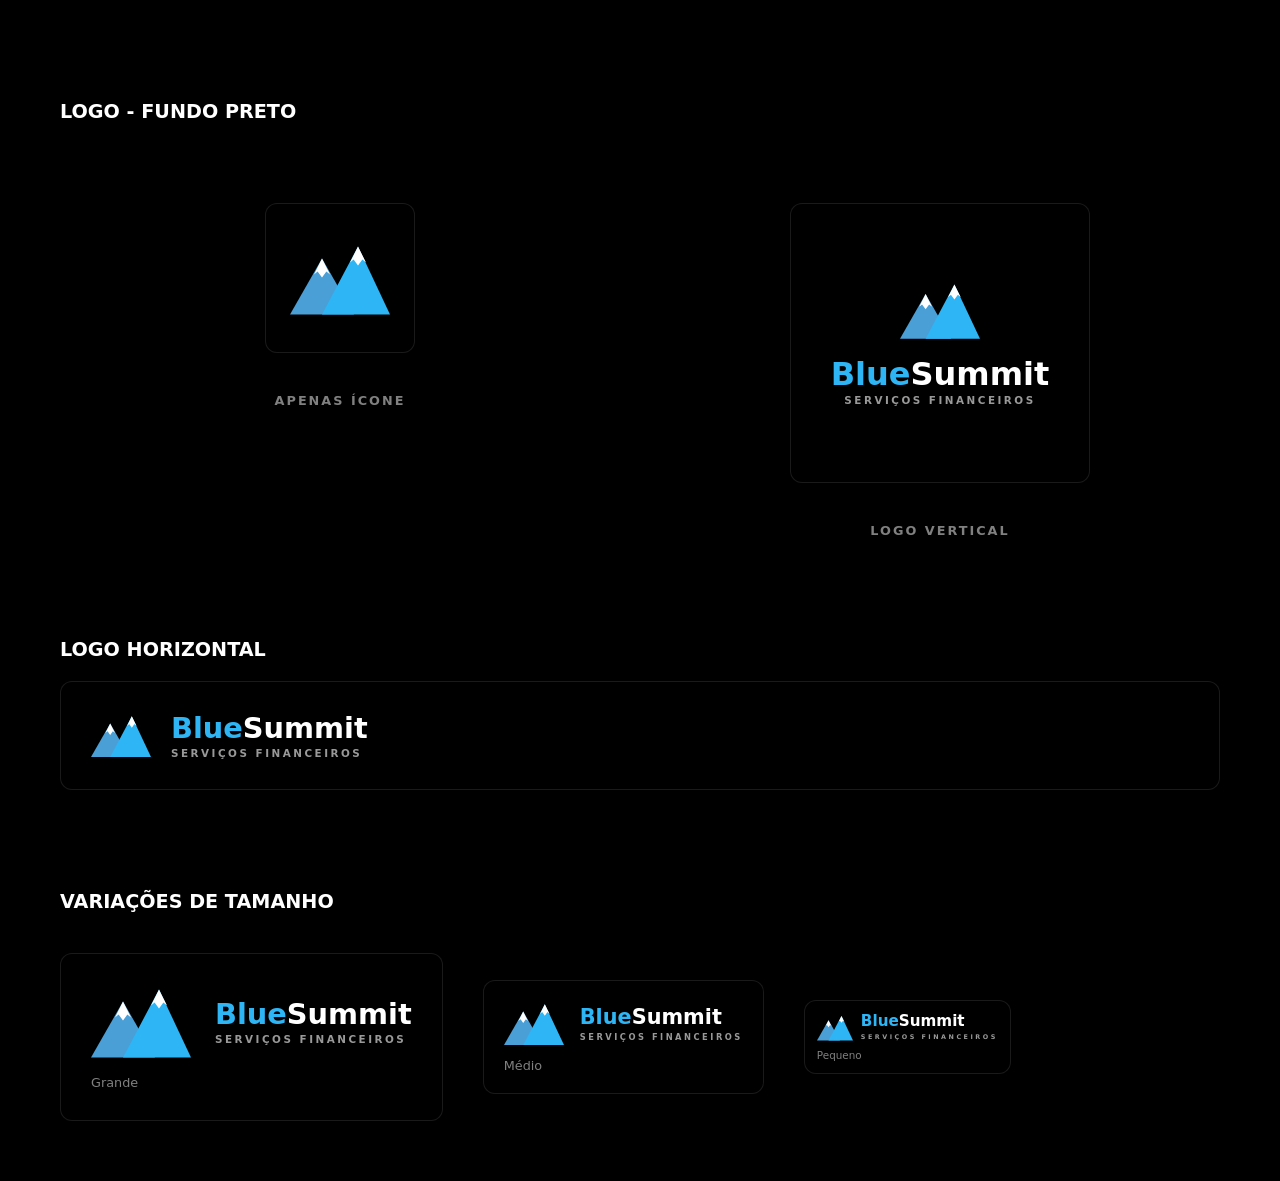
<file: logo-fundo-preto.html>
<!DOCTYPE html>
<html lang="pt-BR">
<head>
  <meta charset="UTF-8">
  <meta name="viewport" content="width=device-width, initial-scale=1.0">
  <title>Blue Summit — Logo com Fundo Preto</title>
  <!-- Google tag (gtag.js) -->
  <script async src="https://www.googletagmanager.com/gtag/js?id=AW-18046482128"></script>
  <script>
    window.dataLayer = window.dataLayer || [];
    function gtag(){dataLayer.push(arguments);}
    gtag('js', new Date());

    gtag('config', 'AW-18046482128');
    gtag('config', 'G-CB3WTNK01Q');
  </script>
  <style>
    * {
      margin: 0;
      padding: 0;
      box-sizing: border-box;
    }

    body {
      font-family: 'DM Sans', 'Inter', system-ui, sans-serif;
      background: #000;
      display: flex;
      flex-direction: column;
      gap: 60px;
      padding: 60px;
      min-height: 100vh;
    }

    .logo-container {
      display: flex;
      align-items: center;
      gap: 20px;
      padding: 40px;
      background: #000;
      border-radius: 12px;
    }

    .logo__icon {
      width: 60px;
      height: 45px;
    }

    .logo__text {
      display: flex;
      flex-direction: column;
    }

    .logo__name {
      font-size: 1.8rem;
      font-weight: 800;
      color: #fff;
      line-height: 1.15;
    }

    .logo__blue {
      color: #2EB5F5;
    }

    .logo__tagline {
      font-size: 0.65rem;
      font-weight: 600;
      color: rgba(255, 255, 255, 0.6);
      letter-spacing: 2.5px;
      text-transform: uppercase;
      margin-top: 2px;
    }

    .logo-section {
      display: flex;
      flex-direction: column;
      align-items: center;
      gap: 20px;
    }

    .logo-section h2 {
      color: rgba(255, 255, 255, 0.5);
      font-size: 0.8rem;
      text-transform: uppercase;
      letter-spacing: 2px;
      margin-top: 20px;
    }

    .grid {
      display: grid;
      grid-template-columns: repeat(auto-fit, minmax(300px, 1fr));
      gap: 40px;
      width: 100%;
    }

    /* Apenas ícone */
    .icon-only {
      display: flex;
      align-items: center;
      justify-content: center;
      width: 150px;
      height: 150px;
      background: #000;
      border: 1px solid rgba(255, 255, 255, 0.1);
      border-radius: 12px;
    }

    .icon-only svg {
      width: 100px;
      height: 75px;
    }

    /* Logo completa horizontal */
    .logo-horizontal {
      display: flex;
      align-items: center;
      gap: 20px;
      padding: 30px;
      background: #000;
      border: 1px solid rgba(255, 255, 255, 0.1);
      border-radius: 12px;
      width: 100%;
    }

    .logo-horizontal svg {
      width: 60px;
      height: 45px;
      flex-shrink: 0;
    }

    /* Logo completa vertical */
    .logo-vertical {
      display: flex;
      flex-direction: column;
      align-items: center;
      justify-content: center;
      gap: 16px;
      padding: 40px;
      background: #000;
      border: 1px solid rgba(255, 255, 255, 0.1);
      border-radius: 12px;
      min-height: 280px;
    }

    .logo-vertical svg {
      width: 80px;
      height: 60px;
    }

    .logo-vertical .logo__text {
      text-align: center;
    }

    .logo-vertical .logo__name {
      font-size: 2rem;
    }

    /* Download section */
    .section-title {
      color: #fff;
      font-size: 1.2rem;
      font-weight: 700;
      margin-top: 40px;
      margin-bottom: 20px;
    }

    .button-group {
      display: flex;
      gap: 12px;
      flex-wrap: wrap;
    }

    button {
      padding: 12px 24px;
      background: #2EB5F5;
      color: #000;
      border: none;
      border-radius: 8px;
      font-weight: 600;
      cursor: pointer;
      font-size: 0.9rem;
      transition: all 0.2s;
    }

    button:hover {
      background: #1a7de8;
      transform: translateY(-2px);
    }

    @media (max-width: 768px) {
      body {
        padding: 24px;
        gap: 32px;
      }

      .grid {
        grid-template-columns: 1fr;
        gap: 24px;
      }

      .logo-container {
        padding: 24px;
        gap: 16px;
      }

      .logo-vertical {
        padding: 28px;
        min-height: 220px;
      }

      .logo-vertical .logo__name {
        font-size: 1.5rem;
      }

      .logo-horizontal {
        padding: 20px;
        gap: 14px;
        flex-wrap: wrap;
        justify-content: center;
      }

      .logo__name {
        font-size: 1.4rem;
      }

      .logo__tagline {
        font-size: .55rem;
        letter-spacing: 1.5px;
      }

      .icon-only {
        width: 120px;
        height: 120px;
      }

      .icon-only svg {
        width: 80px;
        height: 60px;
      }

      .section-title {
        font-size: 1rem;
      }

      .button-group {
        justify-content: center;
      }

      button {
        padding: 10px 18px;
        font-size: .82rem;
      }
    }

    @media (max-width: 400px) {
      body {
        padding: 16px;
        gap: 24px;
      }

      .icon-only {
        width: 100px;
        height: 100px;
      }

      .logo-vertical {
        padding: 24px;
        min-height: 180px;
      }

      .logo-horizontal {
        padding: 16px;
      }
    }
  </style>
</head>
<body>

  <div class="section-title">LOGO - FUNDO PRETO</div>

  <!-- Grid de variações -->
  <div class="grid">

    <!-- Apenas ícone -->
    <div class="logo-section">
      <div class="icon-only">
        <svg viewBox="0 0 50 36" fill="none" xmlns="http://www.w3.org/2000/svg">
          <path d="M0 36L16 8L32 36H0Z" fill="#4A9FD7"/>
          <path d="M16 36L34 2L50 36H16Z" fill="#2EB5F5"/>
          <path d="M12 16L16 8L20 16L18.2 14.5L16 17.5L13.8 14.5Z" fill="#fff"/>
          <path d="M30 10L34 2L38 10L36.2 8.5L34 11.5L31.8 8.5Z" fill="#fff"/>
        </svg>
      </div>
      <h2>Apenas ícone</h2>
    </div>

    <!-- Logo vertical -->
    <div class="logo-section">
      <div class="logo-vertical">
        <svg viewBox="0 0 50 36" fill="none" xmlns="http://www.w3.org/2000/svg">
          <path d="M0 36L16 8L32 36H0Z" fill="#4A9FD7"/>
          <path d="M16 36L34 2L50 36H16Z" fill="#2EB5F5"/>
          <path d="M12 16L16 8L20 16L18.2 14.5L16 17.5L13.8 14.5Z" fill="#fff"/>
          <path d="M30 10L34 2L38 10L36.2 8.5L34 11.5L31.8 8.5Z" fill="#fff"/>
        </svg>
        <div class="logo__text">
          <span class="logo__name"><span class="logo__blue">Blue</span>Summit</span>
          <span class="logo__tagline">SERVIÇOS FINANCEIROS</span>
        </div>
      </div>
      <h2>Logo vertical</h2>
    </div>

  </div>

  <!-- Logo horizontal -->
  <div>
    <div class="section-title">LOGO HORIZONTAL</div>
    <div class="logo-horizontal">
      <svg viewBox="0 0 50 36" fill="none" xmlns="http://www.w3.org/2000/svg">
        <path d="M0 36L16 8L32 36H0Z" fill="#4A9FD7"/>
        <path d="M16 36L34 2L50 36H16Z" fill="#2EB5F5"/>
        <path d="M12 16L16 8L20 16L18.2 14.5L16 17.5L13.8 14.5Z" fill="#fff"/>
        <path d="M30 10L34 2L38 10L36.2 8.5L34 11.5L31.8 8.5Z" fill="#fff"/>
      </svg>
      <div class="logo__text">
        <span class="logo__name"><span class="logo__blue">Blue</span>Summit</span>
        <span class="logo__tagline">SERVIÇOS FINANCEIROS</span>
      </div>
    </div>
  </div>

  <!-- Opções com diferentes tamanhos -->
  <div>
    <div class="section-title" style="margin-bottom: 40px;">VARIAÇÕES DE TAMANHO</div>
    <div style="display: flex; gap: 40px; align-items: center; flex-wrap: wrap;">
      <!-- Grande -->
      <div style="padding: 30px; background: #000; border: 1px solid rgba(255, 255, 255, 0.1); border-radius: 12px;">
        <div style="display: flex; align-items: center; gap: 24px;">
          <svg viewBox="0 0 50 36" fill="none" xmlns="http://www.w3.org/2000/svg" style="width: 100px; height: 75px;">
            <path d="M0 36L16 8L32 36H0Z" fill="#4A9FD7"/>
            <path d="M16 36L34 2L50 36H16Z" fill="#2EB5F5"/>
            <path d="M12 16L16 8L20 16L18.2 14.5L16 17.5L13.8 14.5Z" fill="#fff"/>
            <path d="M30 10L34 2L38 10L36.2 8.5L34 11.5L31.8 8.5Z" fill="#fff"/>
          </svg>
          <div class="logo__text">
            <span class="logo__name"><span class="logo__blue">Blue</span>Summit</span>
            <span class="logo__tagline">SERVIÇOS FINANCEIROS</span>
          </div>
        </div>
        <p style="color: rgba(255, 255, 255, 0.5); font-size: 0.8rem; margin-top: 16px;">Grande</p>
      </div>

      <!-- Médio -->
      <div style="padding: 20px; background: #000; border: 1px solid rgba(255, 255, 255, 0.1); border-radius: 12px;">
        <div style="display: flex; align-items: center; gap: 16px;">
          <svg viewBox="0 0 50 36" fill="none" xmlns="http://www.w3.org/2000/svg" style="width: 60px; height: 45px;">
            <path d="M0 36L16 8L32 36H0Z" fill="#4A9FD7"/>
            <path d="M16 36L34 2L50 36H16Z" fill="#2EB5F5"/>
            <path d="M12 16L16 8L20 16L18.2 14.5L16 17.5L13.8 14.5Z" fill="#fff"/>
            <path d="M30 10L34 2L38 10L36.2 8.5L34 11.5L31.8 8.5Z" fill="#fff"/>
          </svg>
          <div class="logo__text">
            <span class="logo__name" style="font-size: 1.3rem;"><span class="logo__blue">Blue</span>Summit</span>
            <span class="logo__tagline" style="font-size: 0.52rem;">SERVIÇOS FINANCEIROS</span>
          </div>
        </div>
        <p style="color: rgba(255, 255, 255, 0.5); font-size: 0.8rem; margin-top: 12px;">Médio</p>
      </div>

      <!-- Pequeno -->
      <div style="padding: 12px; background: #000; border: 1px solid rgba(255, 255, 255, 0.1); border-radius: 12px;">
        <div style="display: flex; align-items: center; gap: 8px;">
          <svg viewBox="0 0 50 36" fill="none" xmlns="http://www.w3.org/2000/svg" style="width: 36px; height: 27px;">
            <path d="M0 36L16 8L32 36H0Z" fill="#4A9FD7"/>
            <path d="M16 36L34 2L50 36H16Z" fill="#2EB5F5"/>
            <path d="M12 16L16 8L20 16L18.2 14.5L16 17.5L13.8 14.5Z" fill="#fff"/>
            <path d="M30 10L34 2L38 10L36.2 8.5L34 11.5L31.8 8.5Z" fill="#fff"/>
          </svg>
          <div class="logo__text">
            <span class="logo__name" style="font-size: 0.95rem;"><span class="logo__blue">Blue</span>Summit</span>
            <span class="logo__tagline" style="font-size: 0.4rem;">SERVIÇOS FINANCEIROS</span>
          </div>
        </div>
        <p style="color: rgba(255, 255, 255, 0.5); font-size: 0.65rem; margin-top: 8px;">Pequeno</p>
      </div>
    </div>
  </div>

</body>
</html>
</file>
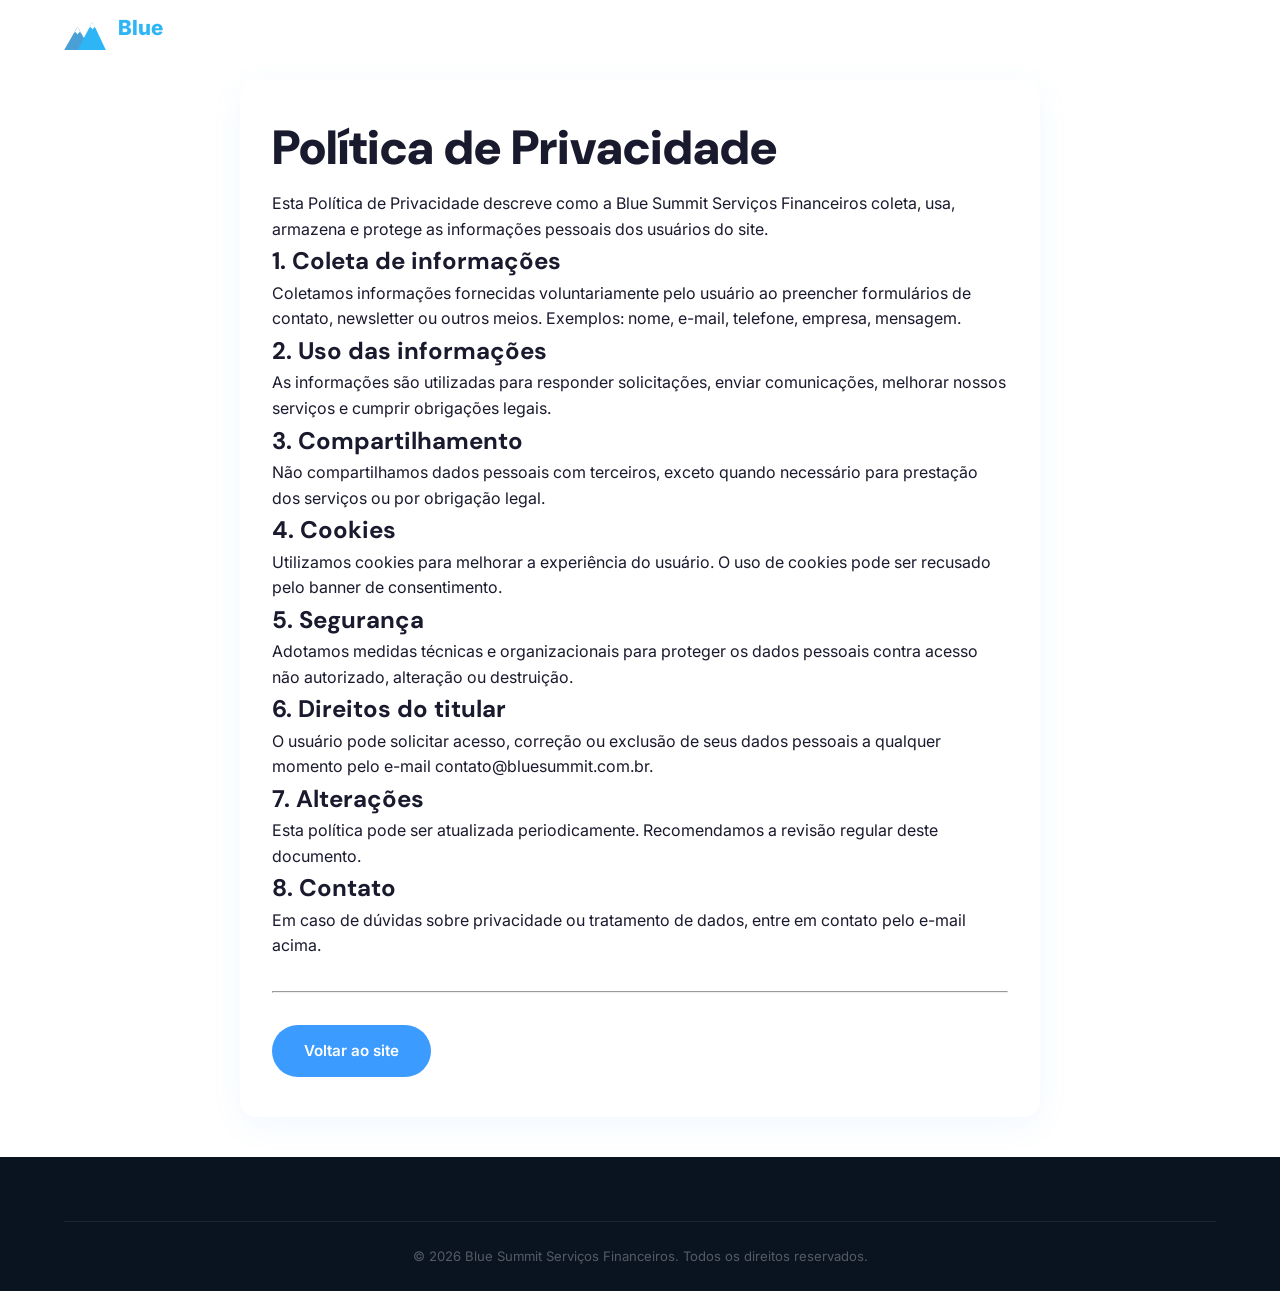
<file: politica-privacidade.html>
<!DOCTYPE html>
<html lang="pt-BR">
<head>
  <meta charset="UTF-8">
  <meta name="viewport" content="width=device-width, initial-scale=1.0">
  <title>Política de Privacidade | Blue Summit</title>
  <meta name="description" content="Política de Privacidade da Blue Summit Serviços Financeiros.">
  <meta name="robots" content="index, follow">
  <!-- Canonical & Hreflang -->
  <link rel="canonical" href="https://bluesummitgroup.com.br/politica-privacidade.html">
  <link rel="alternate" hreflang="pt-br" href="https://bluesummitgroup.com.br/politica-privacidade.html">
  <link rel="alternate" hreflang="x-default" href="https://bluesummitgroup.com.br/politica-privacidade.html">
  <!-- Dados estruturados (Schema.org) -->
  <script type="application/ld+json">
  {
    "@context": "https://schema.org",
    "@type": "WebPage",
    "name": "Política de Privacidade | Blue Summit",
    "description": "Política de Privacidade da Blue Summit Serviços Financeiros.",
    "url": "https://bluesummitgroup.com.br/politica-privacidade.html",
    "inLanguage": "pt-BR",
    "publisher": {
      "@type": "Organization",
      "name": "Blue Summit Serviços Financeiros",
      "url": "https://bluesummitgroup.com.br/"
    }
  }
  </script>
  <link rel="icon" type="image/svg+xml" href="favicon.svg">
  <link rel="stylesheet" href="styles.css">
  <link rel="preconnect" href="https://fonts.googleapis.com">
  <link rel="preconnect" href="https://fonts.gstatic.com" crossorigin>
  <link href="https://fonts.googleapis.com/css2?family=DM+Sans:wght@400;500;600;700;800;900&family=Inter:wght@400;500;600;700&display=swap" rel="stylesheet">
  <!-- Google tag (gtag.js) -->
  <script async src="https://www.googletagmanager.com/gtag/js?id=AW-18046482128"></script>
  <script>
    window.dataLayer = window.dataLayer || [];
    function gtag(){dataLayer.push(arguments);}
    gtag('js', new Date());

    gtag('config', 'AW-18046482128');
    gtag('config', 'G-CB3WTNK01Q');
  </script>
  
  <!-- Google Tag Manager -->
  <script>(function(w,d,s,l,i){w[l]=w[l]||[];w[l].push({'gtm.start':
  new Date().getTime(),event:'gtm.js'});var f=d.getElementsByTagName(s)[0],
  j=d.createElement(s),dl=l!='dataLayer'?'&l='+l:'';j.async=true;j.src=
  'https://www.googletagmanager.com/gtm.js?id='+i+dl;f.parentNode.insertBefore(j,f);
  })(window,document,'script','dataLayer','GTM-W8HKF8SZ');</script>
  <!-- End Google Tag Manager -->
</head>
<body>
  <!-- Google Tag Manager (noscript) -->
  <noscript><iframe src="https://www.googletagmanager.com/ns.html?id=GTM-W8HKF8SZ"
  height="0" width="0" style="display:none;visibility:hidden"></iframe></noscript>
  <!-- End Google Tag Manager (noscript) -->
  
  <header class="header" id="header">
    <div class="container header__inner">
      <a href="index.html" class="logo">
        <svg class="logo__icon" viewBox="0 0 50 36" fill="none" xmlns="http://www.w3.org/2000/svg">
          <path d="M0 36L16 8L32 36H0Z" fill="#4A9FD7"/>
          <path d="M16 36L34 2L50 36H16Z" fill="#2EB5F5"/>
          <path d="M12 16L16 8L20 16L18.2 14.5L16 17.5L13.8 14.5Z" fill="#fff"/>
          <path d="M30 10L34 2L38 10L36.2 8.5L34 11.5L31.8 8.5Z" fill="#fff"/>
        </svg>
        <div class="logo__text">
          <span class="logo__name"><span class="logo__blue">Blue</span>Summit</span>
          <span class="logo__tagline">SERVIÇOS FINANCEIROS</span>
        </div>
      </a>
    </div>
  </header>
  <main class="section" style="max-width:800px;margin:80px auto 40px auto;background:#fff;border-radius:16px;padding:clamp(24px,4vw,40px) clamp(16px,3vw,32px);box-shadow:0 8px 32px rgba(59,155,255,.07)">
    <h1 class="section__title">Política de Privacidade</h1>
    <p>Esta Política de Privacidade descreve como a Blue Summit Serviços Financeiros coleta, usa, armazena e protege as informações pessoais dos usuários do site.</p>
    <h2>1. Coleta de informações</h2>
    <p>Coletamos informações fornecidas voluntariamente pelo usuário ao preencher formulários de contato, newsletter ou outros meios. Exemplos: nome, e-mail, telefone, empresa, mensagem.</p>
    <h2>2. Uso das informações</h2>
    <p>As informações são utilizadas para responder solicitações, enviar comunicações, melhorar nossos serviços e cumprir obrigações legais.</p>
    <h2>3. Compartilhamento</h2>
    <p>Não compartilhamos dados pessoais com terceiros, exceto quando necessário para prestação dos serviços ou por obrigação legal.</p>
    <h2>4. Cookies</h2>
    <p>Utilizamos cookies para melhorar a experiência do usuário. O uso de cookies pode ser recusado pelo banner de consentimento.</p>
    <h2>5. Segurança</h2>
    <p>Adotamos medidas técnicas e organizacionais para proteger os dados pessoais contra acesso não autorizado, alteração ou destruição.</p>
    <h2>6. Direitos do titular</h2>
    <p>O usuário pode solicitar acesso, correção ou exclusão de seus dados pessoais a qualquer momento pelo e-mail <a href="mailto:contato@bluesummit.com.br">contato@bluesummit.com.br</a>.</p>
    <h2>7. Alterações</h2>
    <p>Esta política pode ser atualizada periodicamente. Recomendamos a revisão regular deste documento.</p>
    <h2>8. Contato</h2>
    <p>Em caso de dúvidas sobre privacidade ou tratamento de dados, entre em contato pelo e-mail acima.</p>
    <hr style="margin:32px 0">
    <a href="index.html" class="btn btn--primary">Voltar ao site</a>
  </main>
  <footer class="footer">
    <div class="container">
      <div class="footer__bottom">
        <p>&copy; 2026 Blue Summit Serviços Financeiros. Todos os direitos reservados.</p>
      </div>
    </div>
  </footer>
</body>
</html>
</file>
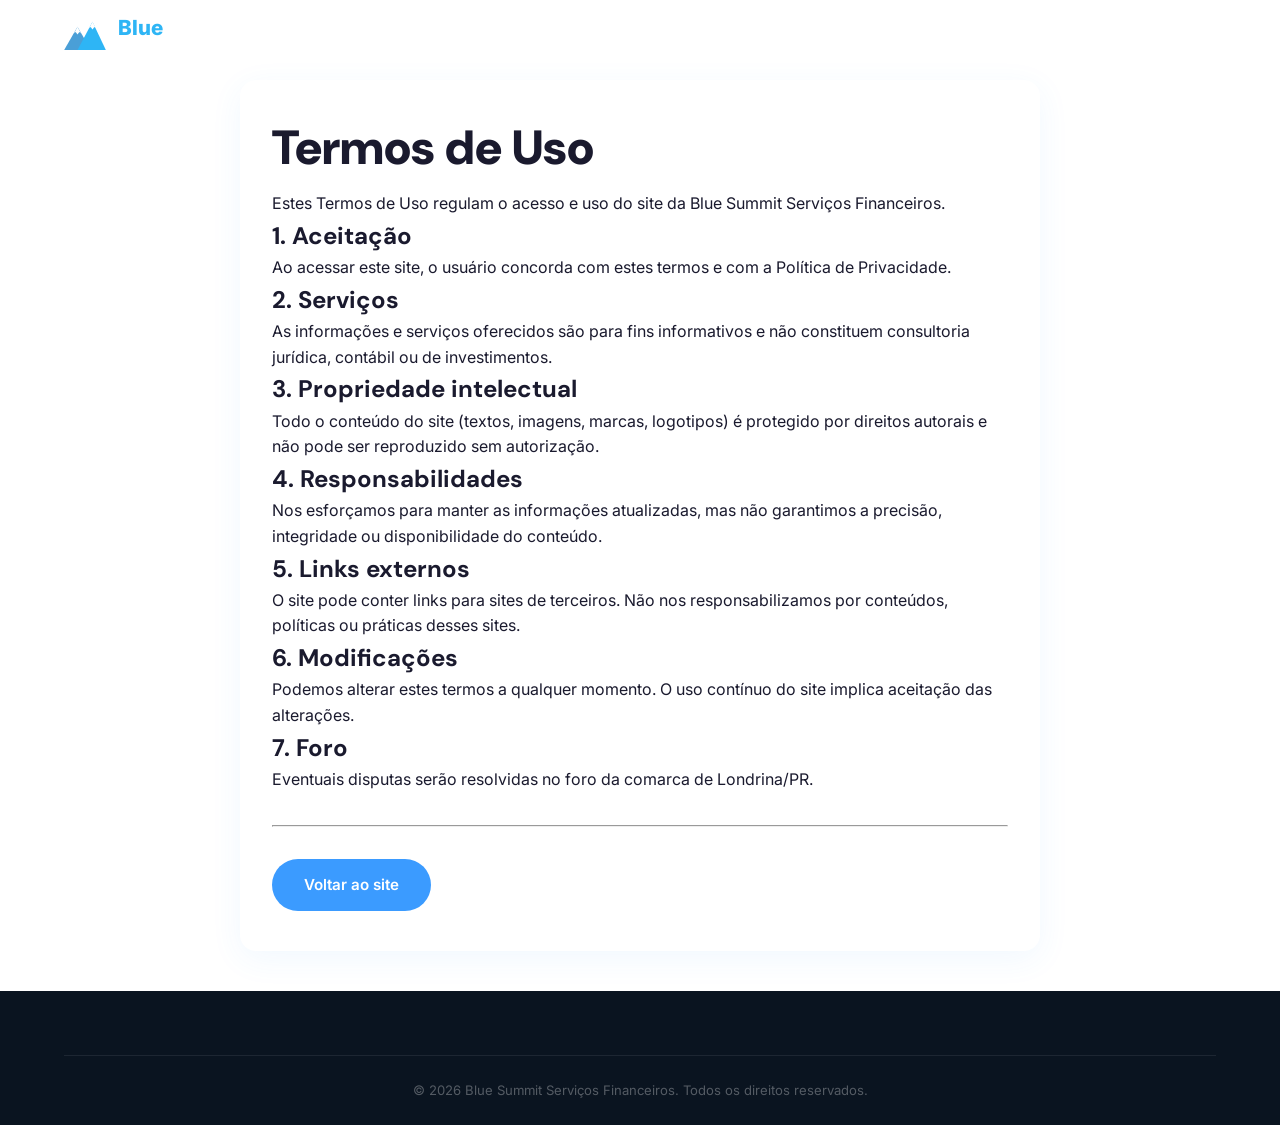
<file: termos-de-uso.html>
<!DOCTYPE html>
<html lang="pt-BR">
<head>
  <meta charset="UTF-8">
  <meta name="viewport" content="width=device-width, initial-scale=1.0">
  <title>Termos de Uso | Blue Summit</title>
  <meta name="description" content="Termos de Uso da Blue Summit Serviços Financeiros.">
  <meta name="robots" content="index, follow">
  <!-- Canonical & Hreflang -->
  <link rel="canonical" href="https://bluesummitgroup.com.br/termos-de-uso.html">
  <link rel="alternate" hreflang="pt-br" href="https://bluesummitgroup.com.br/termos-de-uso.html">
  <link rel="alternate" hreflang="x-default" href="https://bluesummitgroup.com.br/termos-de-uso.html">
  <!-- Dados estruturados (Schema.org) -->
  <script type="application/ld+json">
  {
    "@context": "https://schema.org",
    "@type": "WebPage",
    "name": "Termos de Uso | Blue Summit",
    "description": "Termos de Uso da Blue Summit Serviços Financeiros.",
    "url": "https://bluesummitgroup.com.br/termos-de-uso.html",
    "inLanguage": "pt-BR",
    "publisher": {
      "@type": "Organization",
      "name": "Blue Summit Serviços Financeiros",
      "url": "https://bluesummitgroup.com.br/"
    }
  }
  </script>
  <link rel="icon" type="image/svg+xml" href="favicon.svg">
  <link rel="stylesheet" href="styles.css">
  <link rel="preconnect" href="https://fonts.googleapis.com">
  <link rel="preconnect" href="https://fonts.gstatic.com" crossorigin>
  <link href="https://fonts.googleapis.com/css2?family=DM+Sans:wght@400;500;600;700;800;900&family=Inter:wght@400;500;600;700&display=swap" rel="stylesheet">
  <!-- Google tag (gtag.js) -->
  <script async src="https://www.googletagmanager.com/gtag/js?id=AW-18046482128"></script>
  <script>
    window.dataLayer = window.dataLayer || [];
    function gtag(){dataLayer.push(arguments);}
    gtag('js', new Date());

    gtag('config', 'AW-18046482128');
    gtag('config', 'G-CB3WTNK01Q');
  </script>
  
  <!-- Google Tag Manager -->
  <script>(function(w,d,s,l,i){w[l]=w[l]||[];w[l].push({'gtm.start':
  new Date().getTime(),event:'gtm.js'});var f=d.getElementsByTagName(s)[0],
  j=d.createElement(s),dl=l!='dataLayer'?'&l='+l:'';j.async=true;j.src=
  'https://www.googletagmanager.com/gtm.js?id='+i+dl;f.parentNode.insertBefore(j,f);
  })(window,document,'script','dataLayer','GTM-W8HKF8SZ');</script>
  <!-- End Google Tag Manager -->
</head>
<body>
  <!-- Google Tag Manager (noscript) -->
  <noscript><iframe src="https://www.googletagmanager.com/ns.html?id=GTM-W8HKF8SZ"
  height="0" width="0" style="display:none;visibility:hidden"></iframe></noscript>
  <!-- End Google Tag Manager (noscript) -->
  
  <header class="header" id="header">
    <div class="container header__inner">
      <a href="index.html" class="logo">
        <svg class="logo__icon" viewBox="0 0 50 36" fill="none" xmlns="http://www.w3.org/2000/svg">
          <path d="M0 36L16 8L32 36H0Z" fill="#4A9FD7"/>
          <path d="M16 36L34 2L50 36H16Z" fill="#2EB5F5"/>
          <path d="M12 16L16 8L20 16L18.2 14.5L16 17.5L13.8 14.5Z" fill="#fff"/>
          <path d="M30 10L34 2L38 10L36.2 8.5L34 11.5L31.8 8.5Z" fill="#fff"/>
        </svg>
        <div class="logo__text">
          <span class="logo__name"><span class="logo__blue">Blue</span>Summit</span>
          <span class="logo__tagline">SERVIÇOS FINANCEIROS</span>
        </div>
      </a>
    </div>
  </header>
  <main class="section" style="max-width:800px;margin:80px auto 40px auto;background:#fff;border-radius:16px;padding:clamp(24px,4vw,40px) clamp(16px,3vw,32px);box-shadow:0 8px 32px rgba(59,155,255,.07)">
    <h1 class="section__title">Termos de Uso</h1>
    <p>Estes Termos de Uso regulam o acesso e uso do site da Blue Summit Serviços Financeiros.</p>
    <h2>1. Aceitação</h2>
    <p>Ao acessar este site, o usuário concorda com estes termos e com a Política de Privacidade.</p>
    <h2>2. Serviços</h2>
    <p>As informações e serviços oferecidos são para fins informativos e não constituem consultoria jurídica, contábil ou de investimentos.</p>
    <h2>3. Propriedade intelectual</h2>
    <p>Todo o conteúdo do site (textos, imagens, marcas, logotipos) é protegido por direitos autorais e não pode ser reproduzido sem autorização.</p>
    <h2>4. Responsabilidades</h2>
    <p>Nos esforçamos para manter as informações atualizadas, mas não garantimos a precisão, integridade ou disponibilidade do conteúdo.</p>
    <h2>5. Links externos</h2>
    <p>O site pode conter links para sites de terceiros. Não nos responsabilizamos por conteúdos, políticas ou práticas desses sites.</p>
    <h2>6. Modificações</h2>
    <p>Podemos alterar estes termos a qualquer momento. O uso contínuo do site implica aceitação das alterações.</p>
    <h2>7. Foro</h2>
    <p>Eventuais disputas serão resolvidas no foro da comarca de Londrina/PR.</p>
    <hr style="margin:32px 0">
    <a href="index.html" class="btn btn--primary">Voltar ao site</a>
  </main>
  <footer class="footer">
    <div class="container">
      <div class="footer__bottom">
        <p>&copy; 2026 Blue Summit Serviços Financeiros. Todos os direitos reservados.</p>
      </div>
    </div>
  </footer>
</body>
</html>
</file>
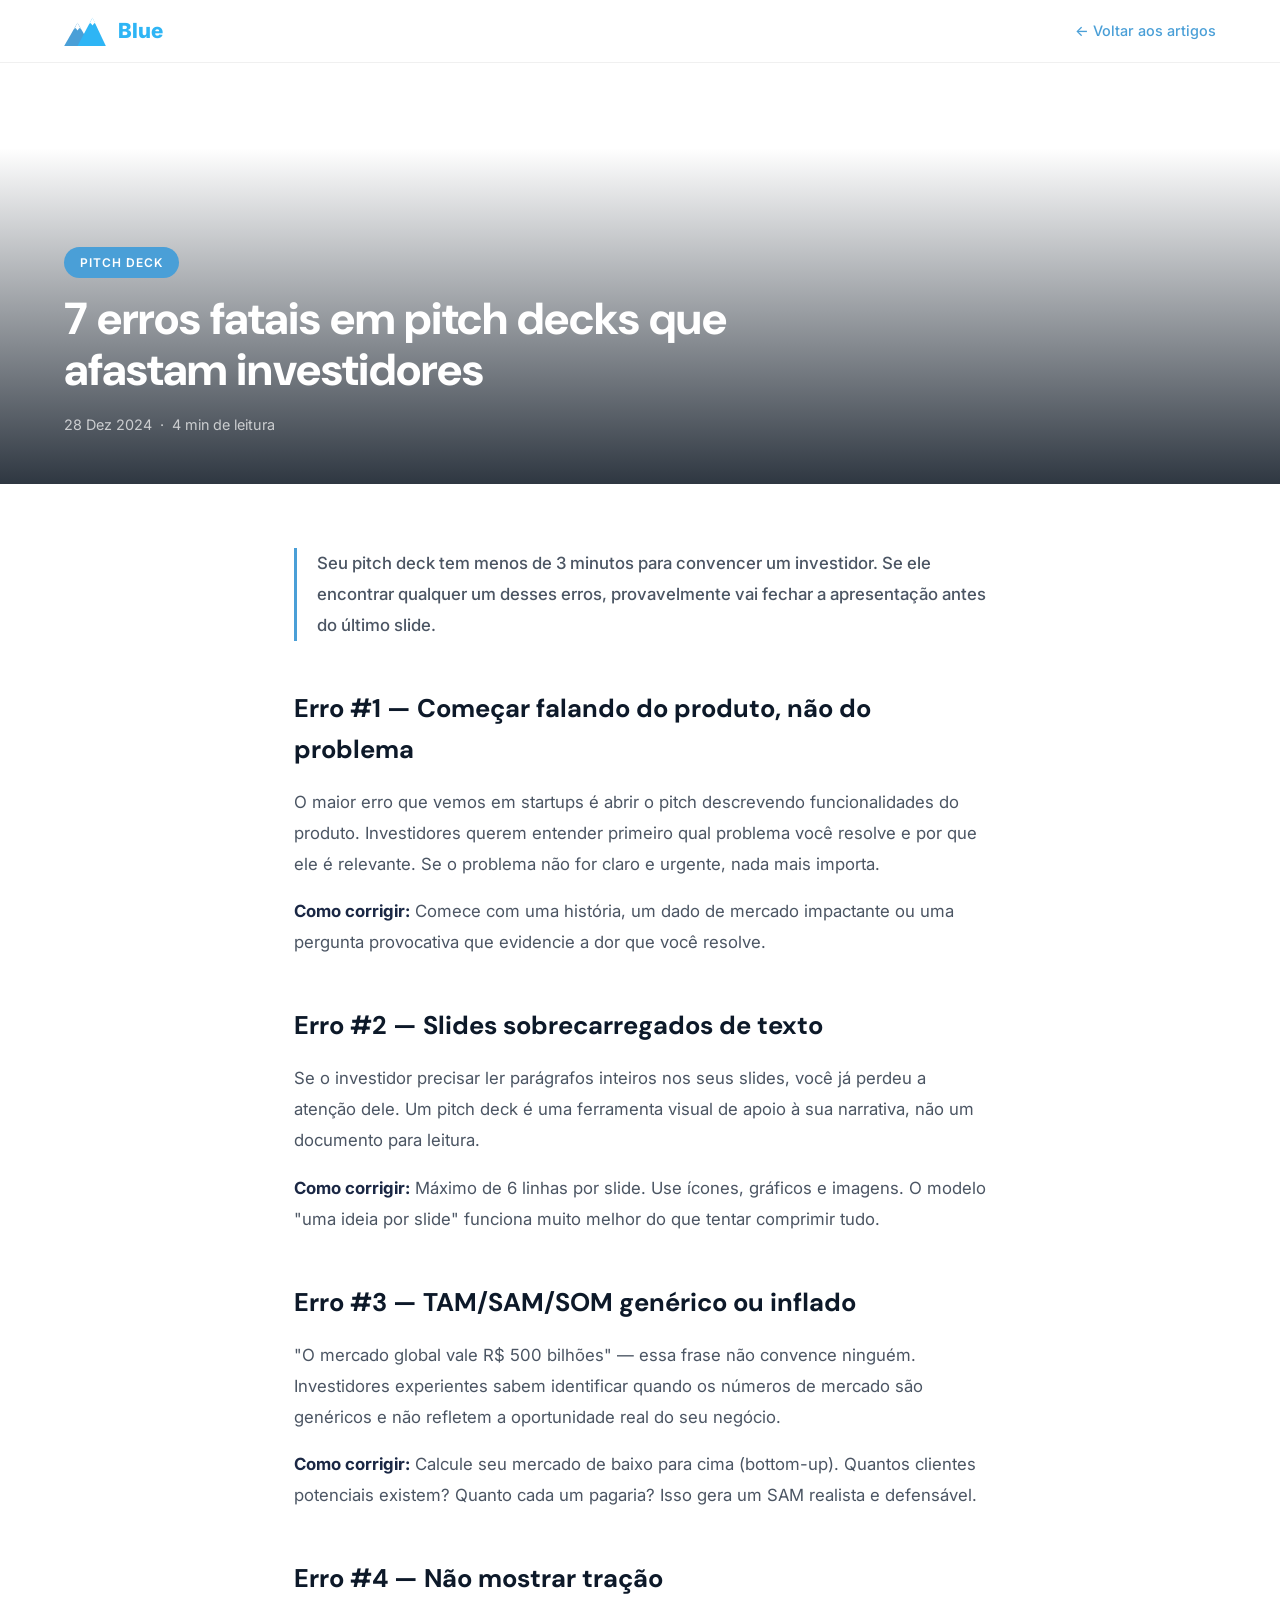
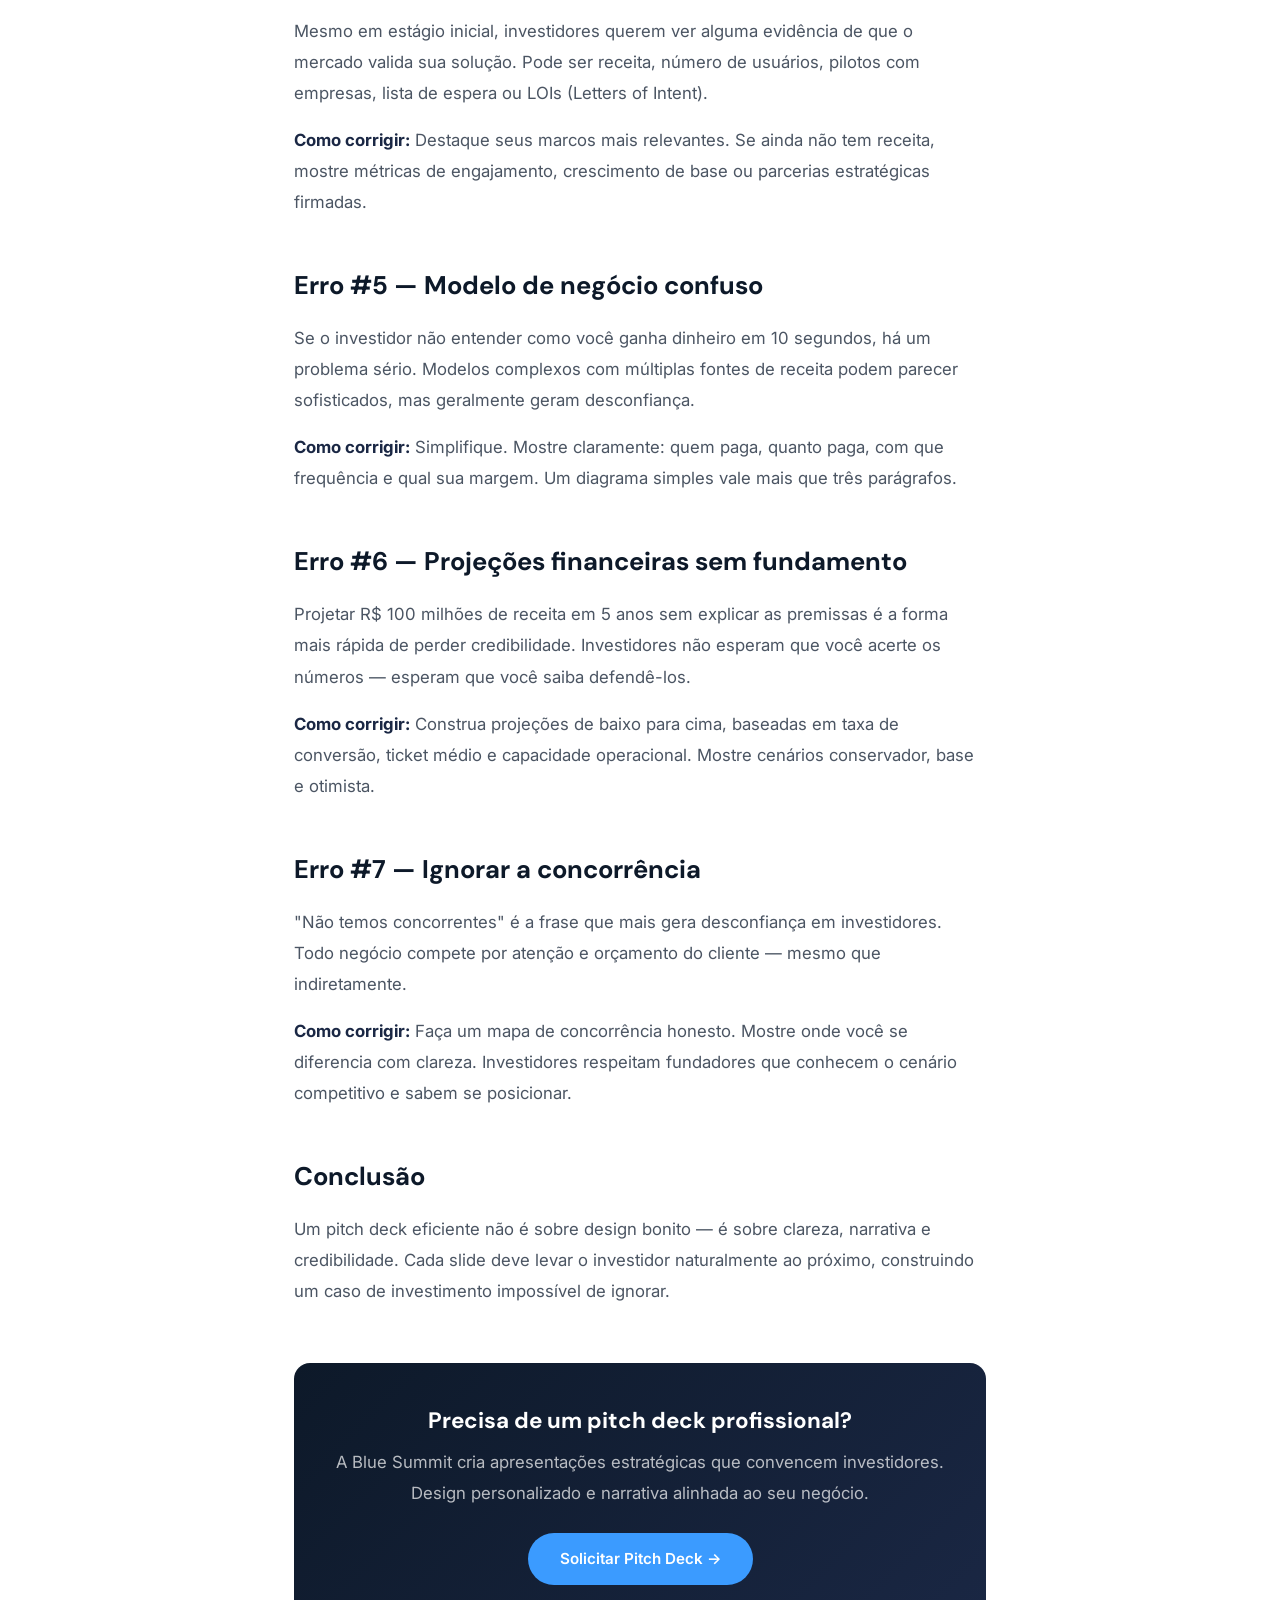
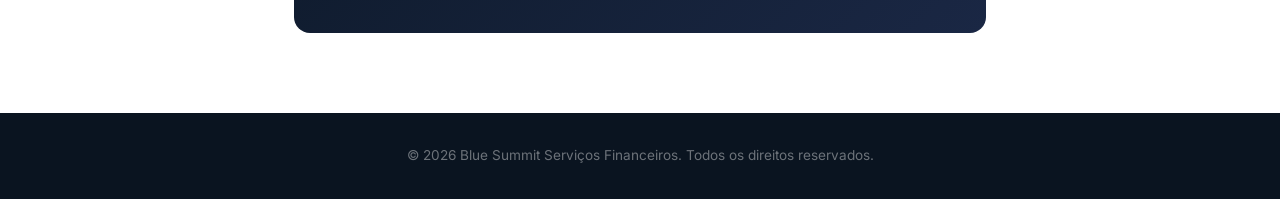
<file: artigos/erros-pitch-deck-investidores.html>
<!DOCTYPE html>
<html lang="pt-BR">
<head>
  <meta charset="UTF-8">
  <meta name="viewport" content="width=device-width, initial-scale=1.0">
  <title>7 erros fatais em pitch decks que afastam investidores — Blue Summit</title>
  <meta name="description" content="Evite os erros mais comuns que fazem investidores perderem interesse ainda nos primeiros slides do seu pitch deck.">
  <!-- Canonical & Hreflang -->
  <link rel="canonical" href="https://bluesummitgroup.com.br/artigos/erros-pitch-deck-investidores.html">
  <link rel="alternate" hreflang="pt-br" href="https://bluesummitgroup.com.br/artigos/erros-pitch-deck-investidores.html">
  <link rel="alternate" hreflang="x-default" href="https://bluesummitgroup.com.br/artigos/erros-pitch-deck-investidores.html">
  <!-- Open Graph -->
  <meta property="og:type" content="article">
  <meta property="og:title" content="7 erros fatais em pitch decks que afastam investidores">
  <meta property="og:description" content="Evite os erros mais comuns que fazem investidores perderem interesse ainda nos primeiros slides do seu pitch deck.">
  <meta property="og:url" content="https://bluesummitgroup.com.br/artigos/erros-pitch-deck-investidores.html">
  <meta property="og:image" content="https://bluesummitgroup.com.br/logo-bluesummit-completo.svg">
  <meta property="og:locale" content="pt_BR">
  <!-- Dados estruturados (Schema.org) -->
  <script type="application/ld+json">
  {
    "@context": "https://schema.org",
    "@type": "BlogPosting",
    "headline": "7 erros fatais em pitch decks que afastam investidores",
    "description": "Evite os erros mais comuns que fazem investidores perderem interesse ainda nos primeiros slides do seu pitch deck.",
    "image": "https://bluesummitgroup.com.br/logo-bluesummit-completo.svg",
    "datePublished": "2024-12-28",
    "dateModified": "2024-12-28",
    "inLanguage": "pt-BR",
    "mainEntityOfPage": {
      "@type": "WebPage",
      "@id": "https://bluesummitgroup.com.br/artigos/erros-pitch-deck-investidores.html"
    },
    "author": {
      "@type": "Organization",
      "name": "Blue Summit Serviços Financeiros",
      "url": "https://bluesummitgroup.com.br/"
    },
    "publisher": {
      "@type": "Organization",
      "name": "Blue Summit Serviços Financeiros",
      "logo": {
        "@type": "ImageObject",
        "url": "https://bluesummitgroup.com.br/logo-bluesummit-completo.svg"
      }
    }
  }
  </script>
  <link rel="icon" type="image/svg+xml" href="../favicon.svg">
  <link rel="stylesheet" href="../styles.css">
  <link rel="stylesheet" href="../artigo.css">
  <link rel="preconnect" href="https://fonts.googleapis.com">
  <link rel="preconnect" href="https://fonts.gstatic.com" crossorigin>
  <link href="https://fonts.googleapis.com/css2?family=DM+Sans:wght@400;500;600;700;800;900&family=Inter:wght@400;500;600;700&display=swap" rel="stylesheet">
  <!-- Google tag (gtag.js) -->
  <script async src="https://www.googletagmanager.com/gtag/js?id=AW-18046482128"></script>
  <script>
    window.dataLayer = window.dataLayer || [];
    function gtag(){dataLayer.push(arguments);}
    gtag('js', new Date());

    gtag('config', 'AW-18046482128');
    gtag('config', 'G-CB3WTNK01Q');
  </script>
  
  <!-- Google Tag Manager -->
  <script>(function(w,d,s,l,i){w[l]=w[l]||[];w[l].push({'gtm.start':
  new Date().getTime(),event:'gtm.js'});var f=d.getElementsByTagName(s)[0],
  j=d.createElement(s),dl=l!='dataLayer'?'&l='+l:'';j.async=true;j.src=
  'https://www.googletagmanager.com/gtm.js?id='+i+dl;f.parentNode.insertBefore(j,f);
  })(window,document,'script','dataLayer','GTM-W8HKF8SZ');</script>
  <!-- End Google Tag Manager -->
</head>
<body>

  <!-- Google Tag Manager (noscript) -->
  <noscript><iframe src="https://www.googletagmanager.com/ns.html?id=GTM-W8HKF8SZ"
  height="0" width="0" style="display:none;visibility:hidden"></iframe></noscript>
  <!-- End Google Tag Manager (noscript) -->

  <!-- Header -->
  <header class="artigo-header">
    <div class="container artigo-header__inner">
      <a href="../index.html" class="logo">
        <svg class="logo__icon" viewBox="0 0 50 36" fill="none" xmlns="http://www.w3.org/2000/svg">
          <path d="M0 36L16 8L32 36H0Z" fill="#4A9FD7"/>
          <path d="M16 36L34 2L50 36H16Z" fill="#2EB5F5"/>
          <path d="M12 16L16 8L20 16L18.2 14.5L16 17.5L13.8 14.5Z" fill="#fff"/>
          <path d="M30 10L34 2L38 10L36.2 8.5L34 11.5L31.8 8.5Z" fill="#fff"/>
        </svg>
        <div class="logo__text">
          <span class="logo__name"><span class="logo__blue">Blue</span>Summit</span>
        </div>
      </a>
      <a href="../index.html#blog" class="artigo-back">← Voltar aos artigos</a>
    </div>
  </header>

  <!-- Hero do artigo -->
  <div class="artigo-hero" style="background-image:url('https://images.unsplash.com/photo-1553484771-371a605b060b?auto=format&fit=crop&w=3840&q=90')">
    <div class="artigo-hero__overlay">
      <div class="container">
        <span class="artigo-tag">Pitch Deck</span>
        <h1 class="artigo-hero__title">7 erros fatais em pitch decks que afastam investidores</h1>
        <div class="artigo-meta">
          <span>28 Dez 2024</span>
          <span>·</span>
          <span>4 min de leitura</span>
        </div>
      </div>
    </div>
  </div>

  <!-- Conteúdo -->
  <main class="artigo-content">
    <div class="container artigo-container">

      <p class="artigo-lead">Seu pitch deck tem menos de 3 minutos para convencer um investidor. Se ele encontrar qualquer um desses erros, provavelmente vai fechar a apresentação antes do último slide.</p>

      <h2>Erro #1 — Começar falando do produto, não do problema</h2>
      <p>O maior erro que vemos em startups é abrir o pitch descrevendo funcionalidades do produto. Investidores querem entender primeiro qual problema você resolve e por que ele é relevante. Se o problema não for claro e urgente, nada mais importa.</p>
      <p><strong>Como corrigir:</strong> Comece com uma história, um dado de mercado impactante ou uma pergunta provocativa que evidencie a dor que você resolve.</p>

      <h2>Erro #2 — Slides sobrecarregados de texto</h2>
      <p>Se o investidor precisar ler parágrafos inteiros nos seus slides, você já perdeu a atenção dele. Um pitch deck é uma ferramenta visual de apoio à sua narrativa, não um documento para leitura.</p>
      <p><strong>Como corrigir:</strong> Máximo de 6 linhas por slide. Use ícones, gráficos e imagens. O modelo "uma ideia por slide" funciona muito melhor do que tentar comprimir tudo.</p>

      <h2>Erro #3 — TAM/SAM/SOM genérico ou inflado</h2>
      <p>"O mercado global vale R$ 500 bilhões" — essa frase não convence ninguém. Investidores experientes sabem identificar quando os números de mercado são genéricos e não refletem a oportunidade real do seu negócio.</p>
      <p><strong>Como corrigir:</strong> Calcule seu mercado de baixo para cima (bottom-up). Quantos clientes potenciais existem? Quanto cada um pagaria? Isso gera um SAM realista e defensável.</p>

      <h2>Erro #4 — Não mostrar tração</h2>
      <p>Mesmo em estágio inicial, investidores querem ver alguma evidência de que o mercado valida sua solução. Pode ser receita, número de usuários, pilotos com empresas, lista de espera ou LOIs (Letters of Intent).</p>
      <p><strong>Como corrigir:</strong> Destaque seus marcos mais relevantes. Se ainda não tem receita, mostre métricas de engajamento, crescimento de base ou parcerias estratégicas firmadas.</p>

      <h2>Erro #5 — Modelo de negócio confuso</h2>
      <p>Se o investidor não entender como você ganha dinheiro em 10 segundos, há um problema sério. Modelos complexos com múltiplas fontes de receita podem parecer sofisticados, mas geralmente geram desconfiança.</p>
      <p><strong>Como corrigir:</strong> Simplifique. Mostre claramente: quem paga, quanto paga, com que frequência e qual sua margem. Um diagrama simples vale mais que três parágrafos.</p>

      <h2>Erro #6 — Projeções financeiras sem fundamento</h2>
      <p>Projetar R$ 100 milhões de receita em 5 anos sem explicar as premissas é a forma mais rápida de perder credibilidade. Investidores não esperam que você acerte os números — esperam que você saiba defendê-los.</p>
      <p><strong>Como corrigir:</strong> Construa projeções de baixo para cima, baseadas em taxa de conversão, ticket médio e capacidade operacional. Mostre cenários conservador, base e otimista.</p>

      <h2>Erro #7 — Ignorar a concorrência</h2>
      <p>"Não temos concorrentes" é a frase que mais gera desconfiança em investidores. Todo negócio compete por atenção e orçamento do cliente — mesmo que indiretamente.</p>
      <p><strong>Como corrigir:</strong> Faça um mapa de concorrência honesto. Mostre onde você se diferencia com clareza. Investidores respeitam fundadores que conhecem o cenário competitivo e sabem se posicionar.</p>

      <h2>Conclusão</h2>
      <p>Um pitch deck eficiente não é sobre design bonito — é sobre clareza, narrativa e credibilidade. Cada slide deve levar o investidor naturalmente ao próximo, construindo um caso de investimento impossível de ignorar.</p>

      <div class="artigo-cta">
        <h3>Precisa de um pitch deck profissional?</h3>
        <p>A Blue Summit cria apresentações estratégicas que convencem investidores. Design personalizado e narrativa alinhada ao seu negócio.</p>
        <a href="../index.html#contato" class="btn btn--primary">Solicitar Pitch Deck →</a>
      </div>

    </div>
  </main>

  <!-- Footer simples -->
  <footer class="artigo-footer">
    <div class="container">
      <p>&copy; 2026 Blue Summit Serviços Financeiros. Todos os direitos reservados.</p>
    </div>
  </footer>

</body>
</html>
</file>
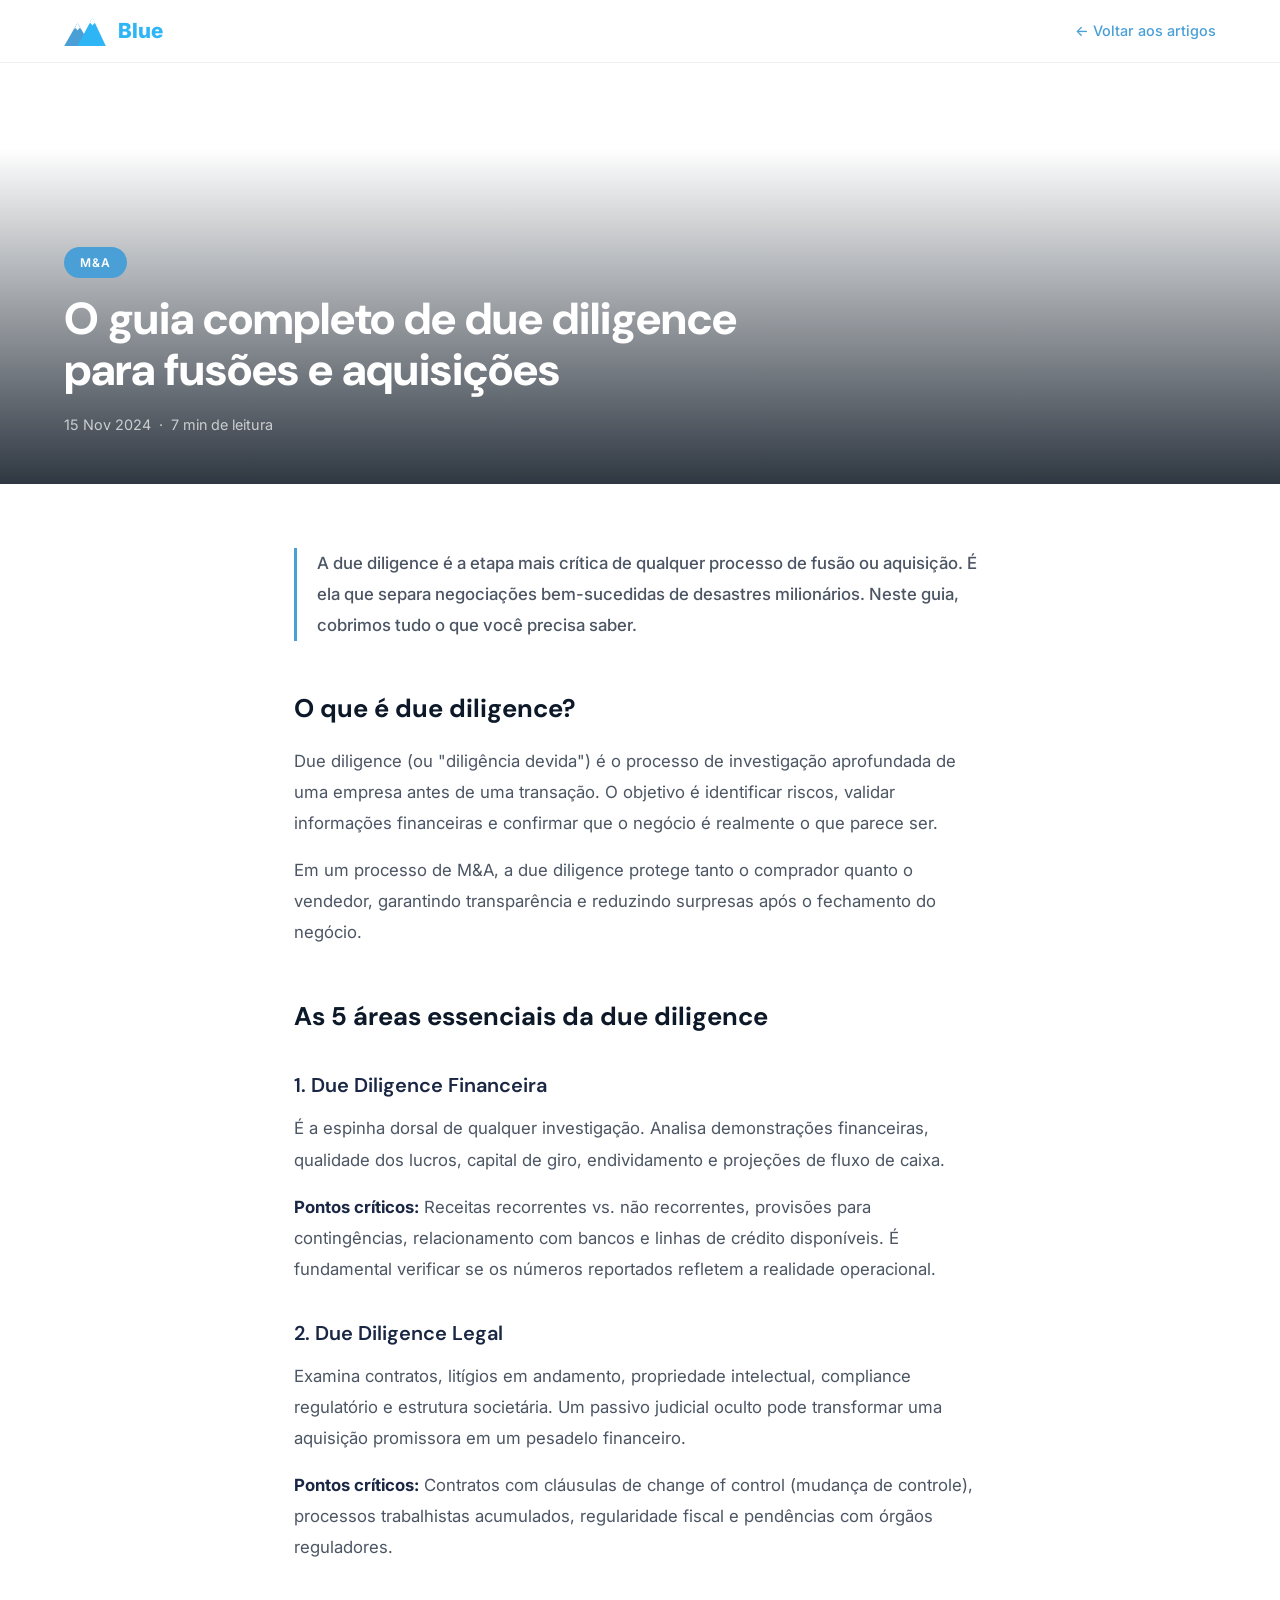
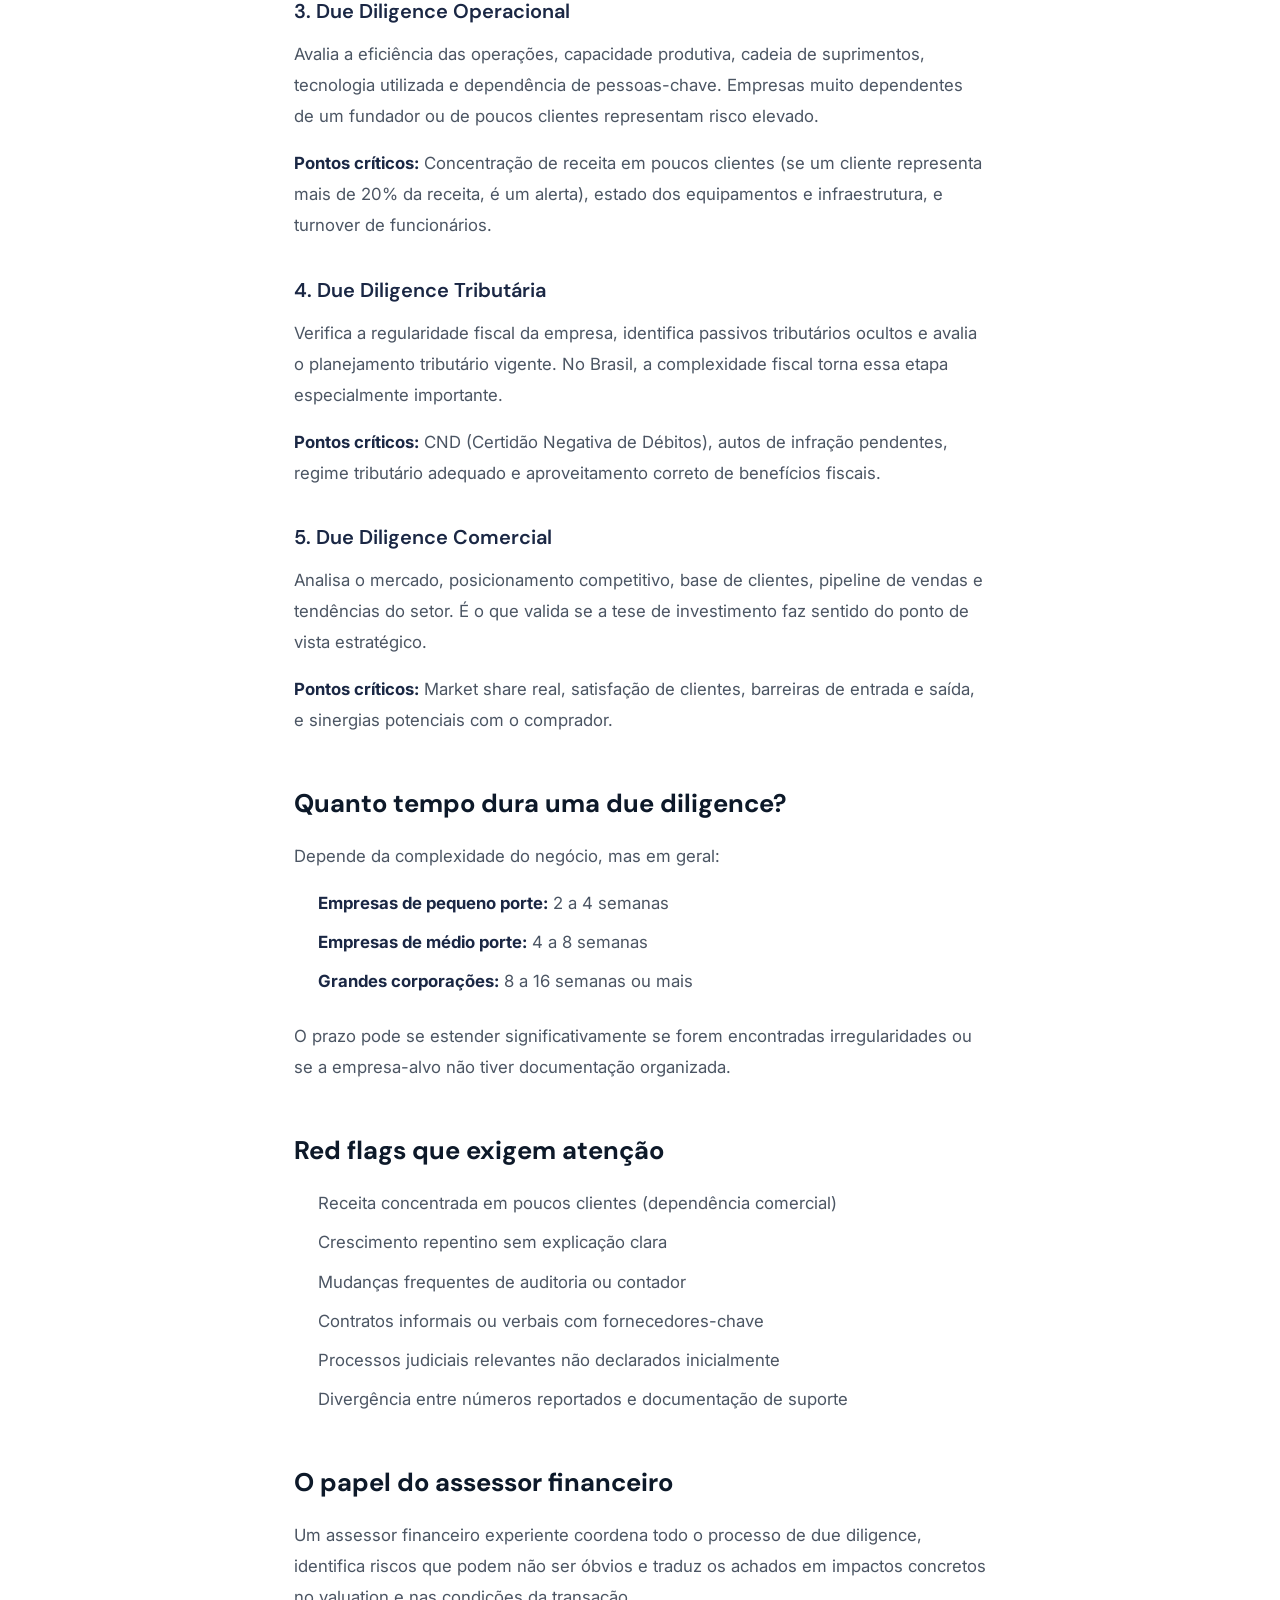
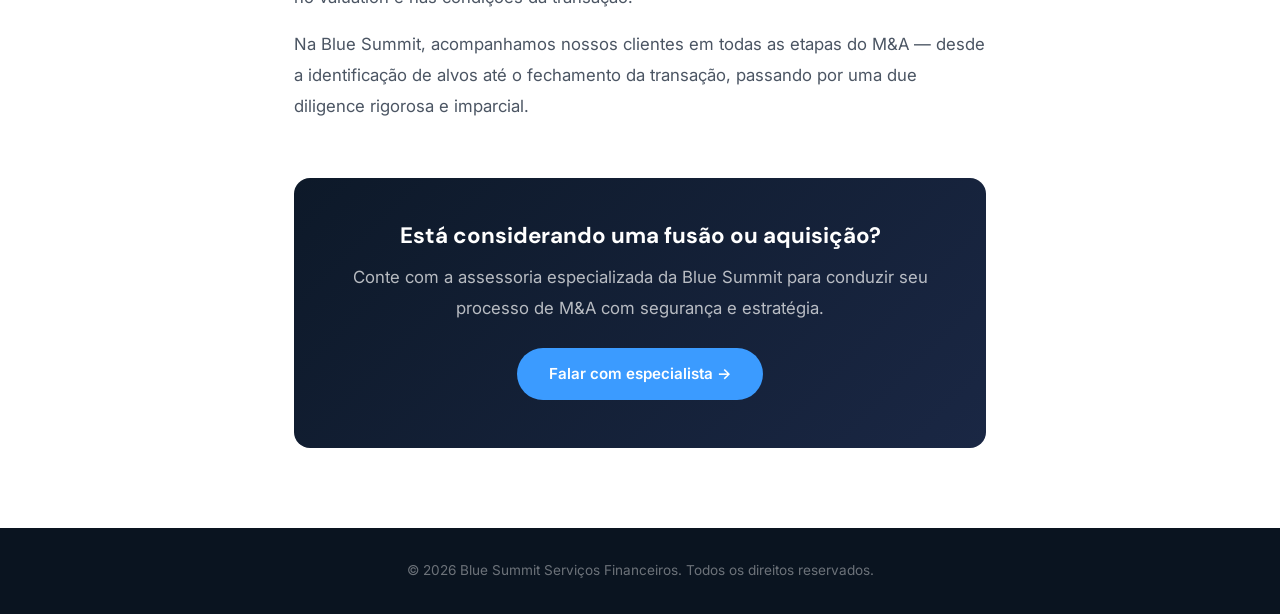
<file: artigos/guia-due-diligence-fusoes-aquisicoes.html>
<!DOCTYPE html>
<html lang="pt-BR">
<head>
  <meta charset="UTF-8">
  <meta name="viewport" content="width=device-width, initial-scale=1.0">
  <title>O guia completo de due diligence para fusões e aquisições — Blue Summit</title>
  <meta name="description" content="Tudo o que você precisa saber antes de iniciar um processo de M&A com segurança. Guia completo de due diligence.">
  <!-- Canonical & Hreflang -->
  <link rel="canonical" href="https://bluesummitgroup.com.br/artigos/guia-due-diligence-fusoes-aquisicoes.html">
  <link rel="alternate" hreflang="pt-br" href="https://bluesummitgroup.com.br/artigos/guia-due-diligence-fusoes-aquisicoes.html">
  <link rel="alternate" hreflang="x-default" href="https://bluesummitgroup.com.br/artigos/guia-due-diligence-fusoes-aquisicoes.html">
  <!-- Open Graph -->
  <meta property="og:type" content="article">
  <meta property="og:title" content="O guia completo de due diligence para fusões e aquisições">
  <meta property="og:description" content="Tudo o que você precisa saber antes de iniciar um processo de M&A com segurança.">
  <meta property="og:url" content="https://bluesummitgroup.com.br/artigos/guia-due-diligence-fusoes-aquisicoes.html">
  <meta property="og:image" content="https://bluesummitgroup.com.br/logo-bluesummit-completo.svg">
  <meta property="og:locale" content="pt_BR">
  <!-- Dados estruturados (Schema.org) -->
  <script type="application/ld+json">
  {
    "@context": "https://schema.org",
    "@type": "BlogPosting",
    "headline": "O guia completo de due diligence para fusões e aquisições",
    "description": "Tudo o que você precisa saber antes de iniciar um processo de M&A com segurança. Guia completo de due diligence.",
    "image": "https://bluesummitgroup.com.br/logo-bluesummit-completo.svg",
    "datePublished": "2024-11-15",
    "dateModified": "2024-11-15",
    "inLanguage": "pt-BR",
    "mainEntityOfPage": {
      "@type": "WebPage",
      "@id": "https://bluesummitgroup.com.br/artigos/guia-due-diligence-fusoes-aquisicoes.html"
    },
    "author": {
      "@type": "Organization",
      "name": "Blue Summit Serviços Financeiros",
      "url": "https://bluesummitgroup.com.br/"
    },
    "publisher": {
      "@type": "Organization",
      "name": "Blue Summit Serviços Financeiros",
      "logo": {
        "@type": "ImageObject",
        "url": "https://bluesummitgroup.com.br/logo-bluesummit-completo.svg"
      }
    }
  }
  </script>
  <link rel="icon" type="image/svg+xml" href="../favicon.svg">
  <link rel="stylesheet" href="../styles.css">
  <link rel="stylesheet" href="../artigo.css">
  <link rel="preconnect" href="https://fonts.googleapis.com">
  <link rel="preconnect" href="https://fonts.gstatic.com" crossorigin>
  <link href="https://fonts.googleapis.com/css2?family=DM+Sans:wght@400;500;600;700;800;900&family=Inter:wght@400;500;600;700&display=swap" rel="stylesheet">
  <!-- Google tag (gtag.js) -->
  <script async src="https://www.googletagmanager.com/gtag/js?id=AW-18046482128"></script>
  <script>
    window.dataLayer = window.dataLayer || [];
    function gtag(){dataLayer.push(arguments);}
    gtag('js', new Date());

    gtag('config', 'AW-18046482128');
    gtag('config', 'G-CB3WTNK01Q');
  </script>
  
  <!-- Google Tag Manager -->
  <script>(function(w,d,s,l,i){w[l]=w[l]||[];w[l].push({'gtm.start':
  new Date().getTime(),event:'gtm.js'});var f=d.getElementsByTagName(s)[0],
  j=d.createElement(s),dl=l!='dataLayer'?'&l='+l:'';j.async=true;j.src=
  'https://www.googletagmanager.com/gtm.js?id='+i+dl;f.parentNode.insertBefore(j,f);
  })(window,document,'script','dataLayer','GTM-W8HKF8SZ');</script>
  <!-- End Google Tag Manager -->
</head>
<body>

  <!-- Google Tag Manager (noscript) -->
  <noscript><iframe src="https://www.googletagmanager.com/ns.html?id=GTM-W8HKF8SZ"
  height="0" width="0" style="display:none;visibility:hidden"></iframe></noscript>
  <!-- End Google Tag Manager (noscript) -->

  <!-- Header -->
  <header class="artigo-header">
    <div class="container artigo-header__inner">
      <a href="../index.html" class="logo">
        <svg class="logo__icon" viewBox="0 0 50 36" fill="none" xmlns="http://www.w3.org/2000/svg">
          <path d="M0 36L16 8L32 36H0Z" fill="#4A9FD7"/>
          <path d="M16 36L34 2L50 36H16Z" fill="#2EB5F5"/>
          <path d="M12 16L16 8L20 16L18.2 14.5L16 17.5L13.8 14.5Z" fill="#fff"/>
          <path d="M30 10L34 2L38 10L36.2 8.5L34 11.5L31.8 8.5Z" fill="#fff"/>
        </svg>
        <div class="logo__text">
          <span class="logo__name"><span class="logo__blue">Blue</span>Summit</span>
        </div>
      </a>
      <a href="../index.html#blog" class="artigo-back">← Voltar aos artigos</a>
    </div>
  </header>

  <!-- Hero do artigo -->
  <div class="artigo-hero" style="background-image:url('https://images.unsplash.com/photo-1507679799987-c73779587ccf?auto=format&fit=crop&w=3840&q=90')">
    <div class="artigo-hero__overlay">
      <div class="container">
        <span class="artigo-tag">M&amp;A</span>
        <h1 class="artigo-hero__title">O guia completo de due diligence para fusões e aquisições</h1>
        <div class="artigo-meta">
          <span>15 Nov 2024</span>
          <span>·</span>
          <span>7 min de leitura</span>
        </div>
      </div>
    </div>
  </div>

  <!-- Conteúdo -->
  <main class="artigo-content">
    <div class="container artigo-container">

      <p class="artigo-lead">A due diligence é a etapa mais crítica de qualquer processo de fusão ou aquisição. É ela que separa negociações bem-sucedidas de desastres milionários. Neste guia, cobrimos tudo o que você precisa saber.</p>

      <h2>O que é due diligence?</h2>
      <p>Due diligence (ou "diligência devida") é o processo de investigação aprofundada de uma empresa antes de uma transação. O objetivo é identificar riscos, validar informações financeiras e confirmar que o negócio é realmente o que parece ser.</p>
      <p>Em um processo de M&A, a due diligence protege tanto o comprador quanto o vendedor, garantindo transparência e reduzindo surpresas após o fechamento do negócio.</p>

      <h2>As 5 áreas essenciais da due diligence</h2>

      <h3>1. Due Diligence Financeira</h3>
      <p>É a espinha dorsal de qualquer investigação. Analisa demonstrações financeiras, qualidade dos lucros, capital de giro, endividamento e projeções de fluxo de caixa.</p>
      <p><strong>Pontos críticos:</strong> Receitas recorrentes vs. não recorrentes, provisões para contingências, relacionamento com bancos e linhas de crédito disponíveis. É fundamental verificar se os números reportados refletem a realidade operacional.</p>

      <h3>2. Due Diligence Legal</h3>
      <p>Examina contratos, litígios em andamento, propriedade intelectual, compliance regulatório e estrutura societária. Um passivo judicial oculto pode transformar uma aquisição promissora em um pesadelo financeiro.</p>
      <p><strong>Pontos críticos:</strong> Contratos com cláusulas de change of control (mudança de controle), processos trabalhistas acumulados, regularidade fiscal e pendências com órgãos reguladores.</p>

      <h3>3. Due Diligence Operacional</h3>
      <p>Avalia a eficiência das operações, capacidade produtiva, cadeia de suprimentos, tecnologia utilizada e dependência de pessoas-chave. Empresas muito dependentes de um fundador ou de poucos clientes representam risco elevado.</p>
      <p><strong>Pontos críticos:</strong> Concentração de receita em poucos clientes (se um cliente representa mais de 20% da receita, é um alerta), estado dos equipamentos e infraestrutura, e turnover de funcionários.</p>

      <h3>4. Due Diligence Tributária</h3>
      <p>Verifica a regularidade fiscal da empresa, identifica passivos tributários ocultos e avalia o planejamento tributário vigente. No Brasil, a complexidade fiscal torna essa etapa especialmente importante.</p>
      <p><strong>Pontos críticos:</strong> CND (Certidão Negativa de Débitos), autos de infração pendentes, regime tributário adequado e aproveitamento correto de benefícios fiscais.</p>

      <h3>5. Due Diligence Comercial</h3>
      <p>Analisa o mercado, posicionamento competitivo, base de clientes, pipeline de vendas e tendências do setor. É o que valida se a tese de investimento faz sentido do ponto de vista estratégico.</p>
      <p><strong>Pontos críticos:</strong> Market share real, satisfação de clientes, barreiras de entrada e saída, e sinergias potenciais com o comprador.</p>

      <h2>Quanto tempo dura uma due diligence?</h2>
      <p>Depende da complexidade do negócio, mas em geral:</p>
      <ul>
        <li><strong>Empresas de pequeno porte:</strong> 2 a 4 semanas</li>
        <li><strong>Empresas de médio porte:</strong> 4 a 8 semanas</li>
        <li><strong>Grandes corporações:</strong> 8 a 16 semanas ou mais</li>
      </ul>
      <p>O prazo pode se estender significativamente se forem encontradas irregularidades ou se a empresa-alvo não tiver documentação organizada.</p>

      <h2>Red flags que exigem atenção</h2>
      <ul>
        <li>Receita concentrada em poucos clientes (dependência comercial)</li>
        <li>Crescimento repentino sem explicação clara</li>
        <li>Mudanças frequentes de auditoria ou contador</li>
        <li>Contratos informais ou verbais com fornecedores-chave</li>
        <li>Processos judiciais relevantes não declarados inicialmente</li>
        <li>Divergência entre números reportados e documentação de suporte</li>
      </ul>

      <h2>O papel do assessor financeiro</h2>
      <p>Um assessor financeiro experiente coordena todo o processo de due diligence, identifica riscos que podem não ser óbvios e traduz os achados em impactos concretos no valuation e nas condições da transação.</p>
      <p>Na Blue Summit, acompanhamos nossos clientes em todas as etapas do M&A — desde a identificação de alvos até o fechamento da transação, passando por uma due diligence rigorosa e imparcial.</p>

      <div class="artigo-cta">
        <h3>Está considerando uma fusão ou aquisição?</h3>
        <p>Conte com a assessoria especializada da Blue Summit para conduzir seu processo de M&A com segurança e estratégia.</p>
        <a href="../index.html#contato" class="btn btn--primary">Falar com especialista →</a>
      </div>

    </div>
  </main>

  <!-- Footer simples -->
  <footer class="artigo-footer">
    <div class="container">
      <p>&copy; 2026 Blue Summit Serviços Financeiros. Todos os direitos reservados.</p>
    </div>
  </footer>

</body>
</html>
</file>
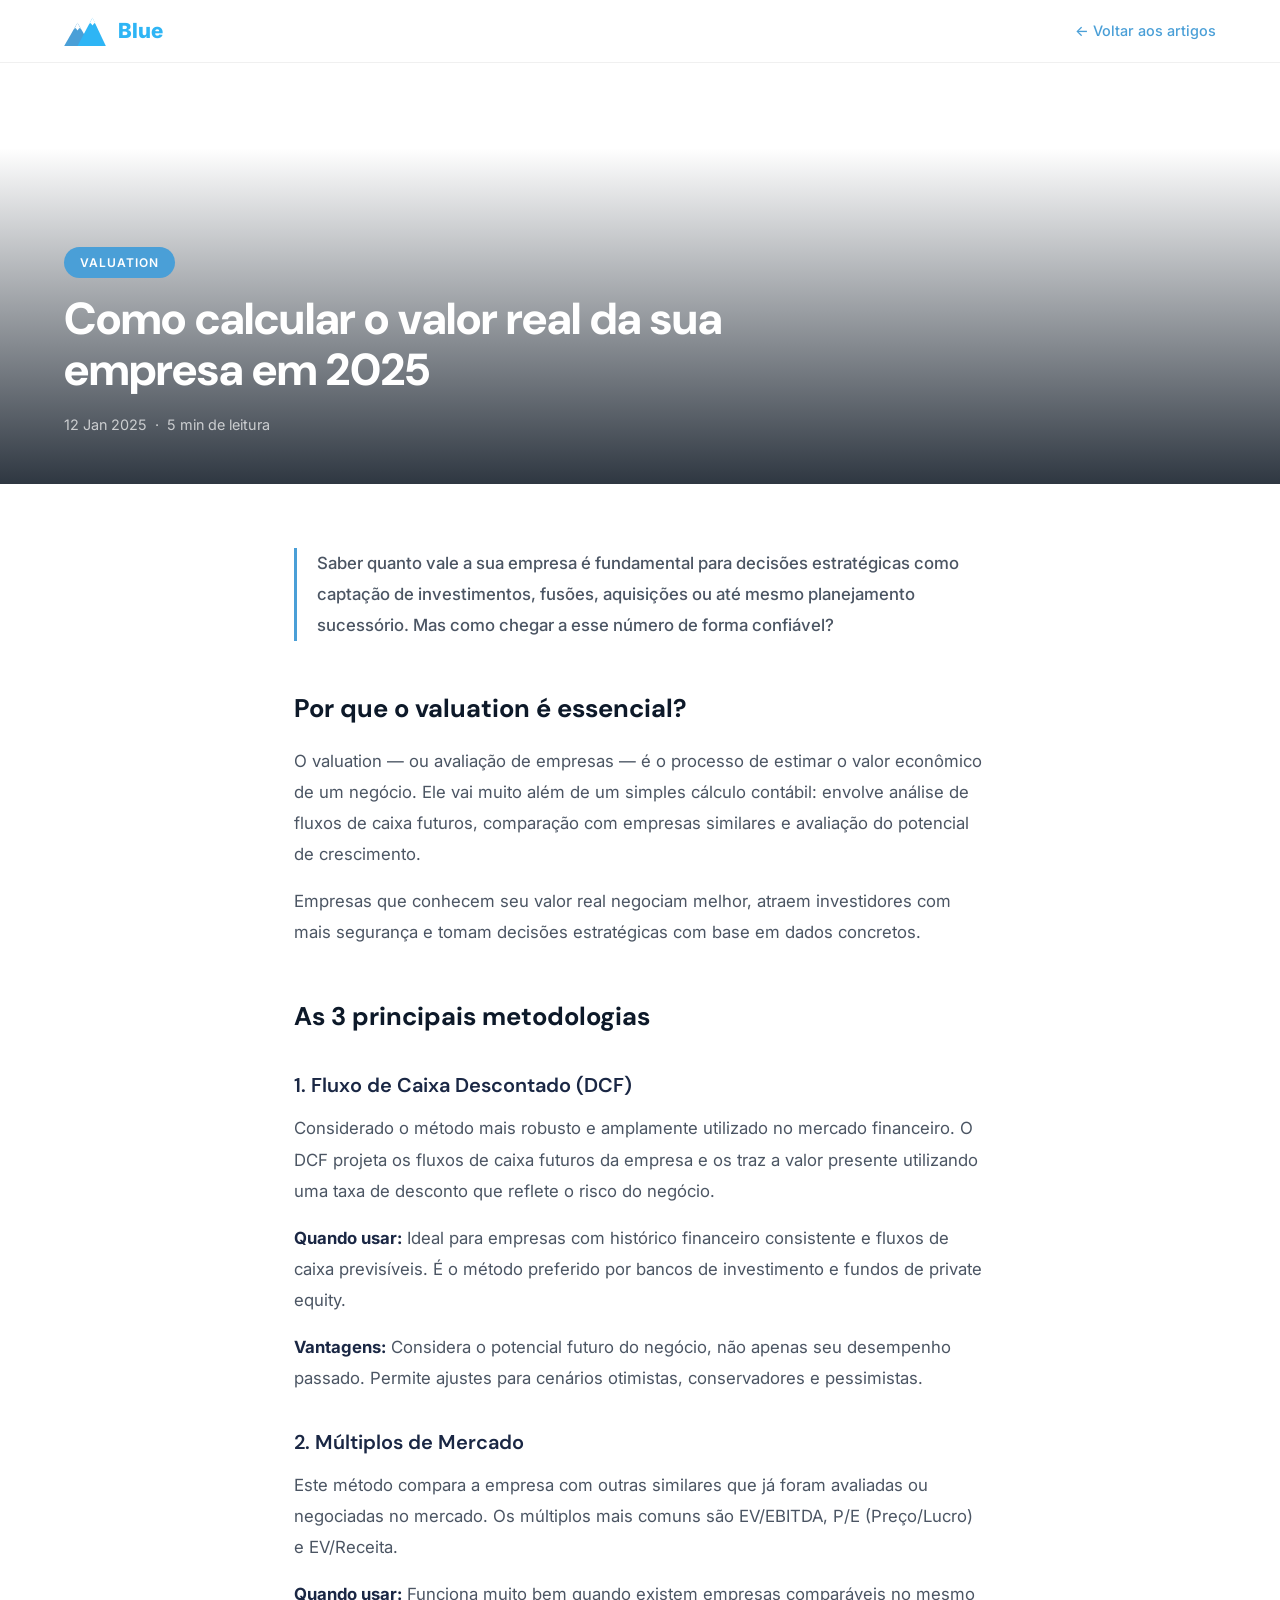
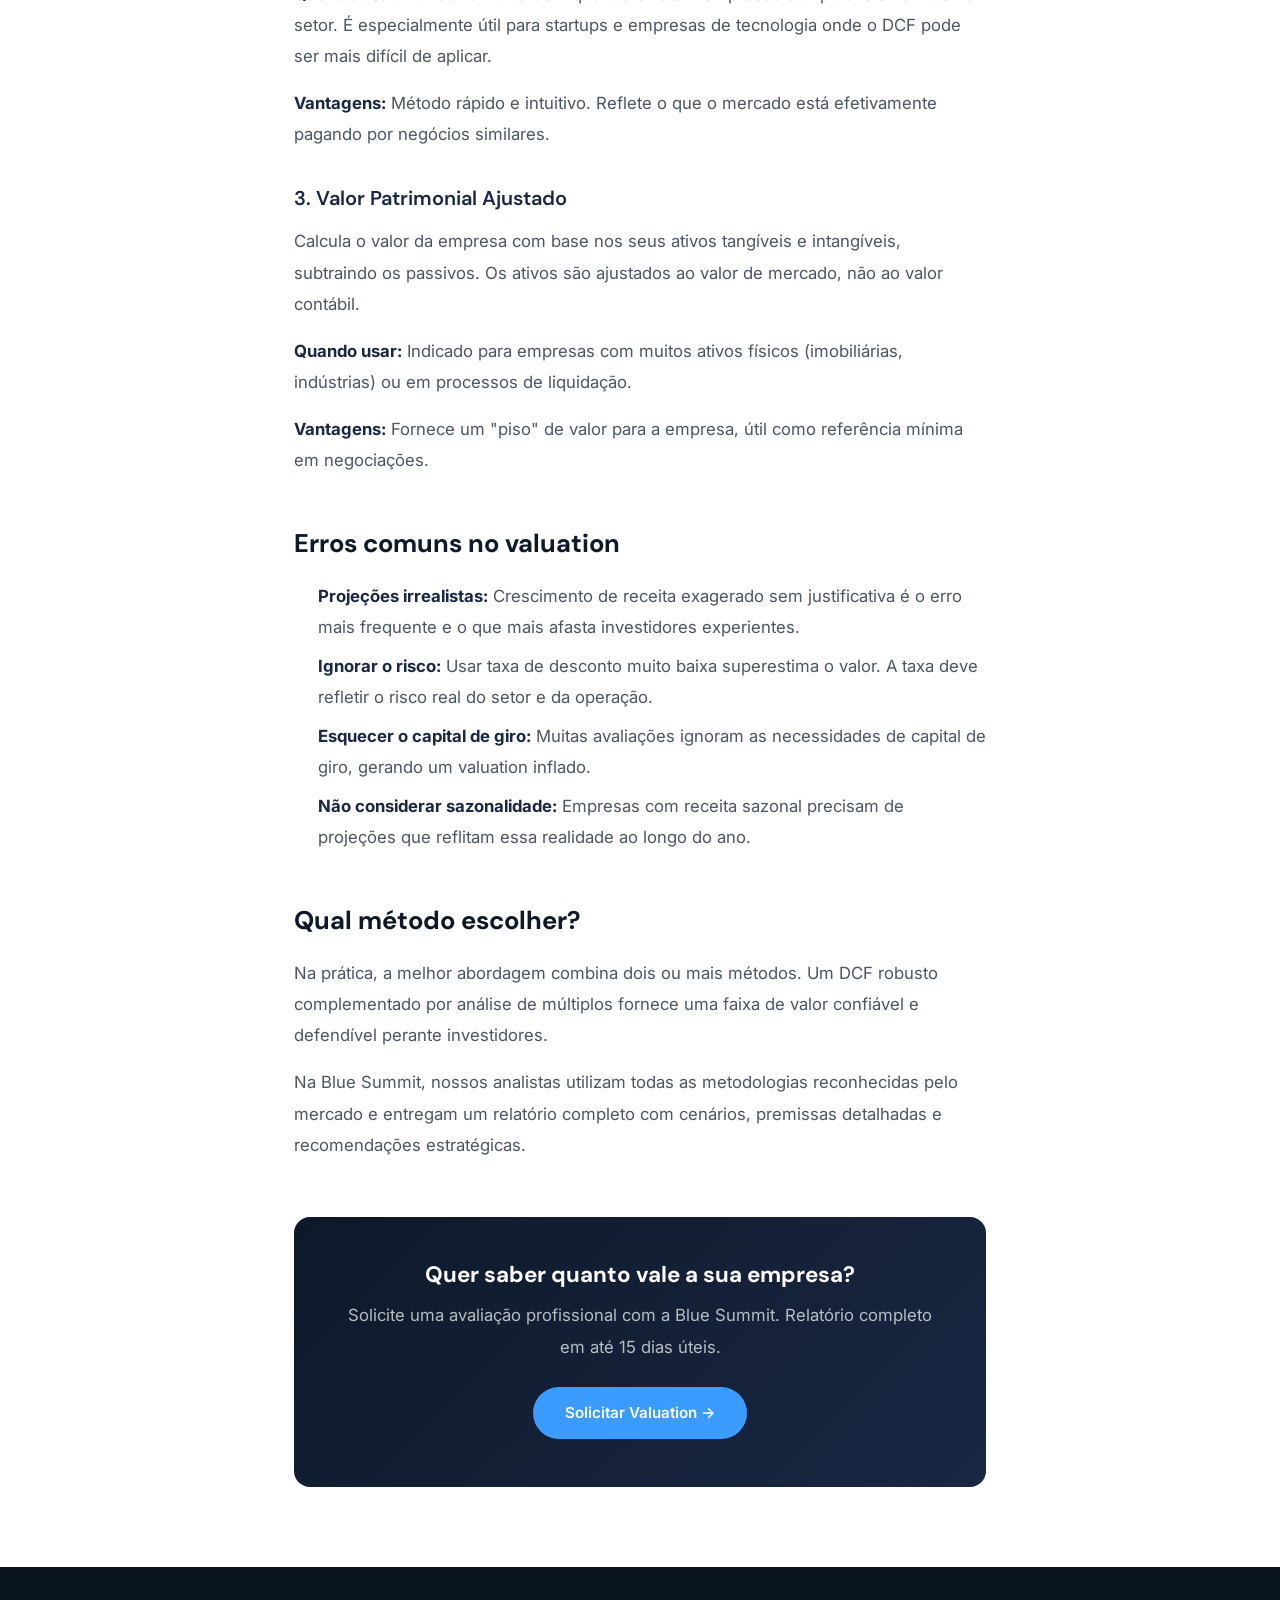
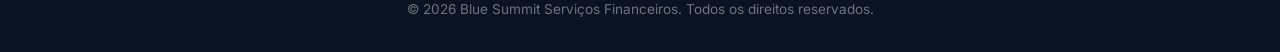
<file: artigos/valuation-como-calcular-valor-empresa.html>
<!DOCTYPE html>
<html lang="pt-BR">
<head>
  <meta charset="UTF-8">
  <meta name="viewport" content="width=device-width, initial-scale=1.0">
  <title>Como calcular o valor real da sua empresa em 2025 — Blue Summit</title>
  <meta name="description" content="Entenda as principais metodologias de valuation utilizadas pelo mercado e saiba qual é a mais indicada para o seu negócio.">
  <!-- Canonical & Hreflang -->
  <link rel="canonical" href="https://bluesummitgroup.com.br/artigos/valuation-como-calcular-valor-empresa.html">
  <link rel="alternate" hreflang="pt-br" href="https://bluesummitgroup.com.br/artigos/valuation-como-calcular-valor-empresa.html">
  <link rel="alternate" hreflang="x-default" href="https://bluesummitgroup.com.br/artigos/valuation-como-calcular-valor-empresa.html">
  <!-- Open Graph -->
  <meta property="og:type" content="article">
  <meta property="og:title" content="Como calcular o valor real da sua empresa em 2025">
  <meta property="og:description" content="As principais metodologias de valuation do mercado e qual é a mais indicada para o seu negócio.">
  <meta property="og:url" content="https://bluesummitgroup.com.br/artigos/valuation-como-calcular-valor-empresa.html">
  <meta property="og:image" content="https://bluesummitgroup.com.br/logo-bluesummit-completo.svg">
  <meta property="og:locale" content="pt_BR">
  <!-- Dados estruturados (Schema.org) -->
  <script type="application/ld+json">
  {
    "@context": "https://schema.org",
    "@type": "BlogPosting",
    "headline": "Como calcular o valor real da sua empresa em 2025",
    "description": "Entenda as principais metodologias de valuation utilizadas pelo mercado e saiba qual é a mais indicada para o seu negócio.",
    "image": "https://bluesummitgroup.com.br/logo-bluesummit-completo.svg",
    "datePublished": "2025-01-12",
    "dateModified": "2025-01-12",
    "inLanguage": "pt-BR",
    "mainEntityOfPage": {
      "@type": "WebPage",
      "@id": "https://bluesummitgroup.com.br/artigos/valuation-como-calcular-valor-empresa.html"
    },
    "author": {
      "@type": "Organization",
      "name": "Blue Summit Serviços Financeiros",
      "url": "https://bluesummitgroup.com.br/"
    },
    "publisher": {
      "@type": "Organization",
      "name": "Blue Summit Serviços Financeiros",
      "logo": {
        "@type": "ImageObject",
        "url": "https://bluesummitgroup.com.br/logo-bluesummit-completo.svg"
      }
    }
  }
  </script>
  <link rel="icon" type="image/svg+xml" href="../favicon.svg">
  <link rel="stylesheet" href="../styles.css">
  <link rel="stylesheet" href="../artigo.css">
  <link rel="preconnect" href="https://fonts.googleapis.com">
  <link rel="preconnect" href="https://fonts.gstatic.com" crossorigin>
  <link href="https://fonts.googleapis.com/css2?family=DM+Sans:wght@400;500;600;700;800;900&family=Inter:wght@400;500;600;700&display=swap" rel="stylesheet">
  <!-- Google tag (gtag.js) -->
  <script async src="https://www.googletagmanager.com/gtag/js?id=AW-18046482128"></script>
  <script>
    window.dataLayer = window.dataLayer || [];
    function gtag(){dataLayer.push(arguments);}
    gtag('js', new Date());

    gtag('config', 'AW-18046482128');
    gtag('config', 'G-CB3WTNK01Q');
  </script>
  
  <!-- Google Tag Manager -->
  <script>(function(w,d,s,l,i){w[l]=w[l]||[];w[l].push({'gtm.start':
  new Date().getTime(),event:'gtm.js'});var f=d.getElementsByTagName(s)[0],
  j=d.createElement(s),dl=l!='dataLayer'?'&l='+l:'';j.async=true;j.src=
  'https://www.googletagmanager.com/gtm.js?id='+i+dl;f.parentNode.insertBefore(j,f);
  })(window,document,'script','dataLayer','GTM-W8HKF8SZ');</script>
  <!-- End Google Tag Manager -->
</head>
<body>

  <!-- Google Tag Manager (noscript) -->
  <noscript><iframe src="https://www.googletagmanager.com/ns.html?id=GTM-W8HKF8SZ"
  height="0" width="0" style="display:none;visibility:hidden"></iframe></noscript>
  <!-- End Google Tag Manager (noscript) -->

  <!-- Header -->
  <header class="artigo-header">
    <div class="container artigo-header__inner">
      <a href="../index.html" class="logo">
        <svg class="logo__icon" viewBox="0 0 50 36" fill="none" xmlns="http://www.w3.org/2000/svg">
          <path d="M0 36L16 8L32 36H0Z" fill="#4A9FD7"/>
          <path d="M16 36L34 2L50 36H16Z" fill="#2EB5F5"/>
          <path d="M12 16L16 8L20 16L18.2 14.5L16 17.5L13.8 14.5Z" fill="#fff"/>
          <path d="M30 10L34 2L38 10L36.2 8.5L34 11.5L31.8 8.5Z" fill="#fff"/>
        </svg>
        <div class="logo__text">
          <span class="logo__name"><span class="logo__blue">Blue</span>Summit</span>
        </div>
      </a>
      <a href="../index.html#blog" class="artigo-back">← Voltar aos artigos</a>
    </div>
  </header>

  <!-- Hero do artigo -->
  <div class="artigo-hero" style="background-image:url('https://images.unsplash.com/photo-1460925895917-afdab827c52f?auto=format&fit=crop&w=3840&q=90')">
    <div class="artigo-hero__overlay">
      <div class="container">
        <span class="artigo-tag">Valuation</span>
        <h1 class="artigo-hero__title">Como calcular o valor real da sua empresa em 2025</h1>
        <div class="artigo-meta">
          <span>12 Jan 2025</span>
          <span>·</span>
          <span>5 min de leitura</span>
        </div>
      </div>
    </div>
  </div>

  <!-- Conteúdo -->
  <main class="artigo-content">
    <div class="container artigo-container">

      <p class="artigo-lead">Saber quanto vale a sua empresa é fundamental para decisões estratégicas como captação de investimentos, fusões, aquisições ou até mesmo planejamento sucessório. Mas como chegar a esse número de forma confiável?</p>

      <h2>Por que o valuation é essencial?</h2>
      <p>O valuation — ou avaliação de empresas — é o processo de estimar o valor econômico de um negócio. Ele vai muito além de um simples cálculo contábil: envolve análise de fluxos de caixa futuros, comparação com empresas similares e avaliação do potencial de crescimento.</p>
      <p>Empresas que conhecem seu valor real negociam melhor, atraem investidores com mais segurança e tomam decisões estratégicas com base em dados concretos.</p>

      <h2>As 3 principais metodologias</h2>

      <h3>1. Fluxo de Caixa Descontado (DCF)</h3>
      <p>Considerado o método mais robusto e amplamente utilizado no mercado financeiro. O DCF projeta os fluxos de caixa futuros da empresa e os traz a valor presente utilizando uma taxa de desconto que reflete o risco do negócio.</p>
      <p><strong>Quando usar:</strong> Ideal para empresas com histórico financeiro consistente e fluxos de caixa previsíveis. É o método preferido por bancos de investimento e fundos de private equity.</p>
      <p><strong>Vantagens:</strong> Considera o potencial futuro do negócio, não apenas seu desempenho passado. Permite ajustes para cenários otimistas, conservadores e pessimistas.</p>

      <h3>2. Múltiplos de Mercado</h3>
      <p>Este método compara a empresa com outras similares que já foram avaliadas ou negociadas no mercado. Os múltiplos mais comuns são EV/EBITDA, P/E (Preço/Lucro) e EV/Receita.</p>
      <p><strong>Quando usar:</strong> Funciona muito bem quando existem empresas comparáveis no mesmo setor. É especialmente útil para startups e empresas de tecnologia onde o DCF pode ser mais difícil de aplicar.</p>
      <p><strong>Vantagens:</strong> Método rápido e intuitivo. Reflete o que o mercado está efetivamente pagando por negócios similares.</p>

      <h3>3. Valor Patrimonial Ajustado</h3>
      <p>Calcula o valor da empresa com base nos seus ativos tangíveis e intangíveis, subtraindo os passivos. Os ativos são ajustados ao valor de mercado, não ao valor contábil.</p>
      <p><strong>Quando usar:</strong> Indicado para empresas com muitos ativos físicos (imobiliárias, indústrias) ou em processos de liquidação.</p>
      <p><strong>Vantagens:</strong> Fornece um "piso" de valor para a empresa, útil como referência mínima em negociações.</p>

      <h2>Erros comuns no valuation</h2>
      <ul>
        <li><strong>Projeções irrealistas:</strong> Crescimento de receita exagerado sem justificativa é o erro mais frequente e o que mais afasta investidores experientes.</li>
        <li><strong>Ignorar o risco:</strong> Usar taxa de desconto muito baixa superestima o valor. A taxa deve refletir o risco real do setor e da operação.</li>
        <li><strong>Esquecer o capital de giro:</strong> Muitas avaliações ignoram as necessidades de capital de giro, gerando um valuation inflado.</li>
        <li><strong>Não considerar sazonalidade:</strong> Empresas com receita sazonal precisam de projeções que reflitam essa realidade ao longo do ano.</li>
      </ul>

      <h2>Qual método escolher?</h2>
      <p>Na prática, a melhor abordagem combina dois ou mais métodos. Um DCF robusto complementado por análise de múltiplos fornece uma faixa de valor confiável e defendível perante investidores.</p>
      <p>Na Blue Summit, nossos analistas utilizam todas as metodologias reconhecidas pelo mercado e entregam um relatório completo com cenários, premissas detalhadas e recomendações estratégicas.</p>

      <div class="artigo-cta">
        <h3>Quer saber quanto vale a sua empresa?</h3>
        <p>Solicite uma avaliação profissional com a Blue Summit. Relatório completo em até 15 dias úteis.</p>
        <a href="../index.html#contato" class="btn btn--primary">Solicitar Valuation →</a>
      </div>

    </div>
  </main>

  <!-- Footer simples -->
  <footer class="artigo-footer">
    <div class="container">
      <p>&copy; 2026 Blue Summit Serviços Financeiros. Todos os direitos reservados.</p>
    </div>
  </footer>

</body>
</html>
</file>
<file: styles.css>
/* ===== RESET & BASE ===== */
*,*::before,*::after{margin:0;padding:0;box-sizing:border-box}
html{scroll-behavior:smooth;font-size:16px}
body{font-family:'Inter',system-ui,-apple-system,sans-serif;color:#1a1a2e;line-height:1.6;overflow-x:hidden;background:#fff}
h1,h2,h3,h4,h5,h6,.hero__title,.section__title,.diff__heading,.pcard__name,.service-card__title,.about__badge-number{font-family:'DM Sans',system-ui,sans-serif}
img{max-width:100%;display:block}
a{text-decoration:none;color:inherit}
ul{list-style:none}
button,input,select,textarea{font-family:inherit;font-size:inherit;border:none;outline:none}

/* ===== UTILITY ===== */
.container{width:100%;max-width:1200px;margin:0 auto;padding:0 24px}

/* ===== HEADER ===== */
.header{position:fixed;top:0;left:0;width:100%;z-index:1000;padding:16px 0;transition:background .3s,box-shadow .3s,padding .3s}
.header.scrolled{background:rgba(13,25,41,.97);box-shadow:0 2px 24px rgba(0,0,0,.15);padding:10px 0;backdrop-filter:blur(12px)}
.header__inner{display:flex;align-items:center;justify-content:space-between}

/* Logo */
.logo{display:flex;align-items:center;gap:12px}
.logo__icon{width:42px;height:30px}
.logo__text{display:flex;flex-direction:column}
.logo__name{font-size:1.3rem;font-weight:800;color:#fff;line-height:1.15}
.logo__blue{color:#2EB5F5}
.logo__tagline{font-size:.52rem;font-weight:600;color:rgba(255,255,255,.5);letter-spacing:2.5px;text-transform:uppercase;margin-top:1px}

/* Nav */
.nav{display:flex;align-items:center;gap:32px}
.nav__link{color:rgba(255,255,255,.8);font-size:.9rem;font-weight:500;transition:color .2s}
.nav__link:hover{color:#fff}
.nav__cta{margin-left:8px}

/* Menu toggle */
.menu-toggle{display:none;flex-direction:column;gap:5px;background:none;cursor:pointer;padding:4px}
.menu-toggle span{width:24px;height:2px;background:#fff;border-radius:2px;transition:transform .3s,opacity .3s}

/* ===== BUTTONS ===== */
.btn{display:inline-flex;align-items:center;gap:8px;font-weight:600;font-size:.95rem;border-radius:50px;padding:14px 32px;transition:all .25s;cursor:pointer}
.btn--primary{background:#3B9BFF;color:#fff}
.btn--primary:hover{background:#1a7de8;transform:translateY(-1px);box-shadow:0 8px 24px rgba(59,155,255,.35)}
.btn--outline{border:1.5px solid rgba(255,255,255,.4);color:#fff;background:transparent}
.btn--outline:hover{border-color:#fff;background:rgba(255,255,255,.08)}
.btn--accent{background:#00D4AA;color:#0d1929;font-weight:700}
.btn--accent:hover{background:#00e8bc;transform:translateY(-1px);box-shadow:0 8px 24px rgba(0,212,170,.35)}
.btn--sm{padding:10px 24px;font-size:.85rem}
.btn--full{width:100%;justify-content:center;padding:16px}

/* ===== HERO ===== */
.hero{position:relative;min-height:100vh;display:flex;flex-direction:column;justify-content:center;align-items:center;text-align:center;overflow:hidden}
.hero__bg{position:absolute;inset:0;z-index:0}
.hero__bg::after{content:'';position:absolute;inset:0;background:linear-gradient(180deg,rgba(13,25,41,.75) 0%,rgba(13,25,41,.6) 30%,rgba(13,25,41,.65) 60%,rgba(13,25,41,.88) 100%)}
.hero__img{width:100%;height:100%;object-fit:cover;object-position:center 40%;filter:brightness(.85) contrast(1.1) saturate(1.2)}
.hero__content{position:relative;z-index:2;max-width:820px;padding:140px 24px 80px}
.hero__line{width:48px;height:3px;background:#3B9BFF;margin:0 auto 28px;border-radius:2px}
.hero__label{display:inline-block;font-size:.73rem;font-weight:600;letter-spacing:4px;color:#fff;text-transform:uppercase;margin-bottom:28px;background:rgba(59,155,255,.35);padding:8px 20px;border-radius:30px;backdrop-filter:blur(6px)}
.hero__title{font-family:'DM Sans',system-ui,sans-serif;font-size:clamp(2.4rem,5.5vw,4rem);font-weight:700;color:#fff;line-height:1.15;margin-bottom:20px;letter-spacing:-.01em;text-shadow:0 2px 12px rgba(0,0,0,.5),0 1px 3px rgba(0,0,0,.4)}
.hero__title em{font-style:normal;color:#3B9BFF}
.hero__subtitle{font-size:clamp(1rem,2vw,1.15rem);color:#fff;max-width:620px;margin:0 auto 48px;line-height:1.8;text-shadow:0 1px 8px rgba(0,0,0,.45),0 1px 2px rgba(0,0,0,.3)}
.hero__actions{display:flex;gap:18px;justify-content:center;flex-wrap:wrap}
.btn--lg{padding:16px 36px;font-size:1rem}

/* Hero tabs */
.hero__tabs{position:relative;z-index:2;margin-top:auto;padding:24px 0;background:linear-gradient(180deg,transparent,rgba(13,25,41,.5))}
.hero__tabs-row{display:flex;align-items:center;justify-content:center;gap:16px;flex-wrap:wrap}
.hero__tab{color:rgba(255,255,255,.6);font-size:.9rem;font-weight:500;transition:color .2s}
.hero__tab:hover{color:#fff}
.hero__tab-sep{color:rgba(255,255,255,.2)}

/* ===== SECTIONS ===== */
.section{padding:100px 0}
.section__label{display:inline-block;font-size:.75rem;font-weight:600;letter-spacing:3px;color:#3B9BFF;text-transform:uppercase;margin-bottom:16px}
.section__title{font-size:clamp(2rem,4vw,3rem);font-weight:900;color:#1a1a2e;line-height:1.15;margin-bottom:16px}
.section__title--left{text-align:left}
.section__title--white{color:#fff}
.section__subtitle{font-size:1.05rem;color:#5a6070;max-width:560px;margin-bottom:56px}

/* Center text by default in services */
.services{text-align:center;background:#fff}
.services .section__subtitle{margin-left:auto;margin-right:auto}

/* ===== SERVICE CARDS ===== */
.services__grid{display:grid;grid-template-columns:repeat(4,1fr);gap:24px;text-align:left}
.service-card{background:#fff;border-radius:16px;padding:36px 28px;border:1px solid #eef2f7;transition:all .3s;position:relative;overflow:hidden}
.service-card:hover{transform:translateY(-6px);box-shadow:0 20px 60px rgba(0,0,0,.08);border-color:transparent}
.service-card__icon{width:56px;height:56px;border-radius:14px;display:flex;align-items:center;justify-content:center;margin-bottom:24px}
.service-card__icon svg{width:28px;height:28px}
.service-card__icon--blue{background:rgba(59,155,255,.1);color:#3B9BFF}
.service-card__icon--blue svg{stroke:#3B9BFF}
.service-card__icon--cyan{background:rgba(0,212,170,.1);color:#00D4AA}
.service-card__icon--cyan svg{stroke:#00D4AA}
.service-card__icon--indigo{background:rgba(99,102,241,.1);color:#6366f1}
.service-card__icon--indigo svg{stroke:#6366f1}
.service-card__icon--green{background:rgba(16,185,129,.1);color:#10b981}
.service-card__icon--green svg{stroke:#10b981}
.service-card__title{font-size:1.2rem;font-weight:700;margin-bottom:12px;color:#1a1a2e}
.service-card__text{font-size:.9rem;color:#5a6070;line-height:1.7;margin-bottom:20px}
.service-card__link{font-size:.85rem;font-weight:600;color:#3B9BFF;transition:gap .2s}
.service-card__link:hover{color:#1a7de8}

/* ===== VALUATION METHODOLOGY ===== */
.valuation-method{background:#fff;padding:100px 0;overflow:hidden;border-top:1px solid #eef2f7}
.valuation-method__grid{display:grid;grid-template-columns:1fr 1.6fr;gap:64px;align-items:center}
.valuation-method__title{font-family:'DM Sans',system-ui,sans-serif;font-size:clamp(1.6rem,3vw,2.2rem);font-weight:700;color:#1a2740;line-height:1.3;margin-bottom:24px}
.valuation-method__title strong{font-weight:800;color:#1a2740}
.valuation-method__desc{font-size:.95rem;color:#5a6070;line-height:1.8;margin-bottom:16px}
.valuation-method__desc strong{color:#1a2740;font-weight:700}
.valuation-method__cta{display:inline-flex;margin-top:16px;background:#3B9BFF;color:#fff;font-weight:700;font-size:.95rem;padding:14px 32px;border-radius:50px;transition:all .25s}
.valuation-method__cta:hover{background:#1a7de8;transform:translateY(-2px);box-shadow:0 8px 24px rgba(59,155,255,.35)}
.valuation-method__diagram{display:flex;align-items:center;justify-content:center}
.vb{width:100%;max-width:820px}
.vb-pillars{display:grid;grid-template-columns:repeat(3,1fr);gap:20px}
.vb-pillar{position:relative;background:#fff;border:1px solid #e4ecf4;border-radius:18px;padding:32px 24px 20px;text-align:center;box-shadow:0 4px 24px rgba(26,39,64,.06);transition:transform .25s,box-shadow .25s}
.vb-pillar:hover{transform:translateY(-6px);box-shadow:0 12px 40px rgba(26,39,64,.12)}
.vb-pillar--accent{background:linear-gradient(135deg,#3B9BFF,#2EB5F5);border-color:transparent}
.vb-pillar--accent .vb-pillar__title{color:#fff}
.vb-pillar--accent .vb-pillar__list li{color:rgba(255,255,255,.85)}
.vb-pillar--accent .vb-pillar__list li::before{background:rgba(255,255,255,.6)}
.vb-pillar--accent .vb-pillar__badge{background:rgba(255,255,255,.2);color:#fff;border-color:rgba(255,255,255,.3)}
.vb-pillar__icon{margin:0 auto 18px;width:56px;height:56px;border-radius:16px;background:#f0f6ff;display:flex;align-items:center;justify-content:center}
.vb-pillar--accent .vb-pillar__icon{background:rgba(255,255,255,.15)}
.vb-pillar__title{font-family:'DM Sans',sans-serif;font-size:1rem;font-weight:700;color:#1a2740;margin:0 0 16px}
.vb-pillar__list{list-style:none;margin:0;padding:0;text-align:left;display:flex;flex-direction:column;gap:10px}
.vb-pillar__list li{position:relative;padding-left:16px;font-family:'Inter',sans-serif;font-size:.82rem;color:#5a6a7e;line-height:1.5}
.vb-pillar__list li::before{content:'';position:absolute;left:0;top:6px;width:7px;height:7px;border-radius:50%;background:#3B9BFF}
.vb-pillar__badge{display:inline-block;margin-top:18px;padding:5px 14px;border-radius:20px;background:#f0f6ff;border:1px solid #d4e4f7;font-family:'Inter',sans-serif;font-size:.7rem;font-weight:600;color:#3B9BFF;text-transform:uppercase;letter-spacing:.8px}
.vb-merge{display:flex;justify-content:center;padding:0}
.vb-merge__svg{width:100%;max-width:600px;height:50px}
.vb-result{display:flex;justify-content:center}
.vb-result__inner{display:flex;align-items:center;gap:14px;background:linear-gradient(135deg,#1a2740 0%,#2a4060 100%);border-radius:14px;padding:18px 40px;box-shadow:0 8px 32px rgba(26,39,64,.2)}
.vb-result__icon{flex-shrink:0;width:44px;height:44px;border-radius:12px;background:rgba(59,155,255,.2);display:flex;align-items:center;justify-content:center}
.vb-result__text{font-family:'DM Sans',sans-serif;font-size:1.15rem;font-weight:800;color:#fff;letter-spacing:.3px}
body.dark .valuation-method{background:#0b1120;border-top-color:#1a2a44}
body.dark .valuation-method__title,body.dark .valuation-method__title strong{color:#e8f0fe}
body.dark .valuation-method__desc{color:#8896a6}
body.dark .valuation-method__desc strong{color:#e8f0fe}
body.dark .vb-pillar{background:#111d30;border-color:#1a2a44}
body.dark .vb-pillar__title{color:#e8f0fe}
body.dark .vb-pillar__list li{color:#7a8a9e}
body.dark .vb-pillar__icon{background:#162540}
body.dark .vb-pillar__badge{background:#162540;border-color:#1e3355;color:#6cb4ff}

/* ===== SECTORS ===== */
.sectors{background:#fff;padding:100px 0;border-top:1px solid #eef2f7}
.sectors__header{display:flex;align-items:flex-start;justify-content:space-between;gap:40px;margin-bottom:48px}
.sectors__title{font-family:'DM Sans',system-ui,sans-serif;font-size:clamp(1.4rem,2.8vw,1.9rem);font-weight:400;color:#1a2740;line-height:1.4;max-width:700px}
.sectors__title strong{font-weight:800}
.sectors__cta{flex-shrink:0;margin-top:8px}
.sectors__strip{display:flex;gap:6px}
.sectors__card{flex:1;display:flex;flex-direction:column;gap:16px;min-width:0}
.sectors__card img{width:100%;height:420px;object-fit:cover;border-radius:10px;transition:transform .5s ease}
.sectors__card:hover img{transform:scale(1.04)}
.sectors__card span{font-family:'DM Sans',sans-serif;font-size:.9rem;font-weight:600;color:#1a2740}
body.dark .sectors{background:#0b1120;border-top-color:#1a2a44}
body.dark .sectors__title{color:#e8f0fe}
body.dark .sectors__card span{color:#c8d6e5}

/* ===== DIFFERENTIALS ===== */
.differentials{background:#fff;padding:100px 0;border-top:1px solid #eef2f7}
.diff-row{display:grid;grid-template-columns:repeat(5,1fr);gap:0}
.dif{padding:0 32px}
.dif:not(:last-child){border-right:1px solid #e4edf7}
.dif:first-child{padding-left:0}
.dif:last-child{padding-right:0}
.dif__line{width:32px;height:3px;background:linear-gradient(90deg,#3B9BFF,#2EB5F5);border-radius:3px;margin-bottom:20px}
.dif__title{font-size:1.05rem;font-weight:700;color:#1a2740;margin:0 0 10px}
.dif__text{font-size:.88rem;color:#6b7a8d;line-height:1.7;margin:0}

/* ===== PRICING ===== */
.pricing{background:#fff;padding:100px 0;border-top:1px solid #eef2f7}
.pricing__grid{display:grid;grid-template-columns:repeat(4,1fr);gap:24px}

.pcard{position:relative;background:#fff;border:1px solid #e8eef6;border-radius:20px;padding:36px 28px 28px;display:flex;flex-direction:column;transition:box-shadow .3s,transform .3s}
.pcard:hover{box-shadow:0 16px 48px rgba(26,39,64,.08);transform:translateY(-4px)}

.pcard--featured{border-color:#3B9BFF;box-shadow:0 8px 32px rgba(59,155,255,.12)}
.pcard__badge{position:absolute;top:-12px;left:50%;transform:translateX(-50%);background:linear-gradient(135deg,#3B9BFF,#2EB5F5);color:#fff;font-size:.7rem;font-weight:700;letter-spacing:.5px;text-transform:uppercase;padding:5px 18px;border-radius:30px;white-space:nowrap}

.pcard__header{margin-bottom:24px}
.pcard__icon{width:48px;height:48px;border-radius:14px;display:flex;align-items:center;justify-content:center;margin-bottom:16px}
.pcard__icon svg{width:24px;height:24px}
.pcard__icon--blue{background:#eef5ff;color:#3B9BFF}
.pcard__icon--cyan{background:#e6f9f7;color:#00b8a9}
.pcard__icon--indigo{background:#eef0ff;color:#6366f1}
.pcard__icon--green{background:#eaf7ee;color:#22c55e}

.pcard__name{font-size:1.15rem;font-weight:800;color:#1a2740;margin-bottom:6px}
.pcard__desc{font-size:.85rem;color:#8896a6;line-height:1.5;margin:0}

.pcard__price{display:flex;align-items:baseline;gap:4px;margin-bottom:24px;padding-bottom:24px;border-bottom:1px solid #eef2f7;flex-wrap:wrap}
.pcard__from{font-size:.75rem;color:#8896a6;width:100%;margin-bottom:2px}
.pcard__currency{font-size:1rem;font-weight:700;color:#1a2740}
.pcard__amount{font-size:2.4rem;font-weight:900;color:#1a2740;letter-spacing:-1px;line-height:1}
.pcard__period{font-size:.85rem;font-weight:600;color:#8896a6}
.pcard__installment{width:100%;font-size:.82rem;font-weight:600;color:#3B9BFF;margin-top:4px}

.pcard__features{list-style:none;display:flex;flex-direction:column;gap:12px;margin-bottom:28px;flex:1}
.pcard__features li{font-size:.88rem;color:#5a6070;line-height:1.5;padding-left:24px;position:relative}
.pcard__features li::before{content:'';position:absolute;left:0;top:6px;width:14px;height:14px;border-radius:50%;background:#eef5ff;background-image:url("data:image/svg+xml,%3Csvg viewBox='0 0 14 14' fill='none' xmlns='http://www.w3.org/2000/svg'%3E%3Cpath d='M4 7l2.5 2.5L10 5' stroke='%233B9BFF' stroke-width='1.5' stroke-linecap='round' stroke-linejoin='round'/%3E%3C/svg%3E");background-size:14px;background-repeat:no-repeat}

.btn--block{display:block;width:100%;text-align:center}

/* ===== ABOUT ===== */
.about{background:#fff}
.about__grid{display:grid;grid-template-columns:1fr 1.2fr;gap:80px;align-items:center}
.about__left{position:relative}
.about__img-wrapper{position:relative;border-radius:20px;overflow:hidden;box-shadow:0 20px 60px rgba(0,0,0,.12)}
.about__photo{width:100%;height:500px;object-fit:cover;display:block}
.about__accent-bar{position:absolute;bottom:0;left:0;width:100%;height:5px;background:linear-gradient(90deg,#3B9BFF,#00D4AA)}
.about__badge{position:absolute;bottom:-20px;right:-16px;background:linear-gradient(135deg,#3B9BFF,#2176d6);border-radius:18px;padding:20px 26px;display:flex;align-items:center;gap:14px;box-shadow:0 12px 36px rgba(59,155,255,.35);z-index:2}
.about__badge-number{font-size:2.2rem;font-weight:900;color:#fff;line-height:1}
.about__badge-text{font-size:.72rem;font-weight:700;color:rgba(255,255,255,.9);line-height:1.3;text-transform:uppercase;letter-spacing:.5px}
.about__text{font-size:1.02rem;color:#5a6070;line-height:1.8;margin-bottom:16px}
.about__highlights{display:flex;flex-direction:column;gap:24px;margin-top:36px}
.about__highlight{display:flex;gap:18px;align-items:start;padding:16px 20px;background:#fff;border-radius:14px;border:1px solid #e8eef6;transition:all .3s}
.about__highlight:hover{box-shadow:0 8px 28px rgba(59,155,255,.08);border-color:rgba(59,155,255,.15);transform:translateX(4px)}
.about__highlight-icon{width:46px;height:46px;min-width:46px;border-radius:12px;background:linear-gradient(135deg,rgba(59,155,255,.1),rgba(59,155,255,.05));display:flex;align-items:center;justify-content:center}
.about__highlight-icon svg{width:22px;height:22px}
.about__highlight strong{display:block;font-size:.95rem;font-weight:700;color:#1a2740;margin-bottom:3px}
.about__highlight p{font-size:.87rem;color:#6b7a8d;line-height:1.6;margin:0}

/* ===== CONTACT ===== */
.contact{background:#0a1420;padding:100px 0}
.contact__grid{display:grid;grid-template-columns:1fr 1.1fr;gap:80px;align-items:start}
.contact__text{color:rgba(255,255,255,.6);font-size:1.05rem;line-height:1.7;margin-bottom:32px}
.contact__benefits{display:flex;flex-direction:column;gap:16px}
.contact__benefits li{display:flex;align-items:center;gap:12px;color:rgba(255,255,255,.85);font-size:.95rem;font-weight:500}
.contact__benefits svg{width:24px;height:24px;min-width:24px}

/* Form */
.contact__form{display:flex;flex-direction:column;gap:16px}
.form__row{display:grid;grid-template-columns:1fr 1fr;gap:16px}
.form__input{background:rgba(255,255,255,.06);border:1px solid rgba(255,255,255,.1);border-radius:12px;padding:16px 18px;color:#fff;font-size:.95rem;transition:border-color .2s,background .2s}
.form__input::placeholder{color:rgba(255,255,255,.35)}
.form__input:focus{border-color:#3B9BFF;background:rgba(255,255,255,.08)}
.form__select{appearance:none;background-image:url("data:image/svg+xml,%3Csvg width='12' height='8' viewBox='0 0 12 8' fill='none' xmlns='http://www.w3.org/2000/svg'%3E%3Cpath d='M1 1l5 5 5-5' stroke='%23666' stroke-width='1.5'/%3E%3C/svg%3E");background-repeat:no-repeat;background-position:right 18px center;cursor:pointer}
.form__select option{background:#0d1929;color:#fff}
.form__textarea{resize:vertical;min-height:100px}

/* Consent checkbox */
.consent-label{display:flex;align-items:flex-start;gap:14px;background:rgba(59,155,255,.08);border:1.5px solid rgba(59,155,255,.2);border-radius:12px;padding:16px 18px;margin:18px 0 24px;cursor:pointer;transition:all .2s}
.consent-label:hover{background:rgba(59,155,255,.12);border-color:rgba(59,155,255,.35)}
.consent-checkbox{width:20px;height:20px;min-width:20px;accent-color:#3B9BFF;cursor:pointer;margin-top:2px}
.consent-text{font-size:.93rem;color:rgba(255,255,255,.85);line-height:1.6}
.consent-text a{color:#3B9BFF;text-decoration:underline;font-weight:600;transition:color .2s}
.consent-text a:hover{color:#00D4AA}





/* ===== FOOTER ===== */
.footer{background:#0a1420;padding:64px 0 0}
.footer__grid{display:grid;grid-template-columns:1.5fr 1fr 1fr 1.5fr;gap:48px;padding-bottom:48px}
.footer__brand .logo{margin-bottom:16px}
.footer__desc{color:rgba(255,255,255,.45);font-size:.9rem;line-height:1.7;max-width:320px}
.footer__heading{font-size:.75rem;font-weight:700;letter-spacing:2px;color:rgba(255,255,255,.5);text-transform:uppercase;margin-bottom:20px}
.footer__link{display:flex;align-items:center;gap:10px;color:rgba(255,255,255,.5);font-size:.9rem;margin-bottom:12px;transition:color .2s}
.footer__link:hover{color:#fff}
.footer__link svg{width:18px;height:18px;min-width:18px}
.footer__bottom{border-top:1px solid rgba(255,255,255,.08);padding:24px 0;text-align:center}
.footer__bottom p{color:rgba(255,255,255,.3);font-size:.82rem}
.logo--footer .logo__name{color:#fff}
.logo--footer .logo__blue{color:#7ec8f0}
.logo--footer .logo__tagline{color:rgba(255,255,255,.4)}

/* ===== FAB ===== */
.fab{position:fixed;bottom:28px;right:28px;width:56px;height:56px;border-radius:50%;background:#25D366;display:flex;align-items:center;justify-content:center;box-shadow:0 4px 20px rgba(37,211,102,.4);z-index:999;transition:transform .2s}
.fab:hover{transform:scale(1.1)}
.fab svg{width:28px;height:28px}

/* ===== LOADING SCREEN ===== */
.loader{position:fixed;inset:0;z-index:10000;background:#0d1929;display:flex;align-items:center;justify-content:center;transition:opacity .5s,visibility .5s}
.loader.hidden{opacity:0;visibility:hidden}
.loader__inner{display:flex;flex-direction:column;align-items:center;gap:20px}
.loader__logo{width:64px;height:46px;animation:loaderPulse 1.2s ease-in-out infinite}
.loader__text{font-family:'DM Sans',sans-serif;font-size:1.4rem;font-weight:800;color:#fff;letter-spacing:-.5px}
@keyframes loaderPulse{0%,100%{transform:scale(1);opacity:1}50%{transform:scale(1.12);opacity:.7}}

/* ===== PROGRESS BAR ===== */
.progress-bar{position:fixed;top:0;left:0;width:0;height:3px;background:linear-gradient(90deg,#3B9BFF,#2EB5F5,#00D4AA);z-index:10001;transition:width .1s linear;border-radius:0 2px 2px 0}

/* ===== THEME TOGGLE (DARK MODE) ===== */
.theme-toggle{background:none;border:1px solid rgba(255,255,255,.2);border-radius:50%;width:38px;height:38px;display:flex;align-items:center;justify-content:center;cursor:pointer;transition:border-color .2s,background .2s;margin-right:8px}
.theme-toggle:hover{border-color:rgba(255,255,255,.5);background:rgba(255,255,255,.06)}
.theme-toggle__icon{width:18px;height:18px;color:#fff;transition:opacity .2s,transform .3s}
.theme-toggle__icon--moon{display:none}
[data-theme="light"] .theme-toggle__icon--sun{display:none}
[data-theme="light"] .theme-toggle__icon--moon{display:block}

/* Dark (default matches site) — Light mode overrides */
[data-theme="light"] .services,
[data-theme="light"] .differentials,
[data-theme="light"] .pricing,
[data-theme="light"] .about,
[data-theme="light"] .blog,
[data-theme="light"] .process,
[data-theme="light"] .faq,
[data-theme="light"] .testimonials,
[data-theme="light"] .partners{background:linear-gradient(180deg,#f8faff 0%,#fff 100%)}

/* We'll apply dark mode styles on body */
body.dark{background:#0b1120;color:#c8d6e5}
body.dark h1,body.dark h2,body.dark h3,body.dark h4,body.dark h5,body.dark h6{color:#e8f0fe}
body.dark .section__title{color:#e8f0fe}
body.dark .section__subtitle{color:#8896a6}
body.dark .service-card{background:#111b2e;border-color:#1a2a44}
body.dark .service-card:hover{box-shadow:0 20px 60px rgba(0,0,0,.3);border-color:#1a2a44}
body.dark .service-card__title{color:#e8f0fe}
body.dark .service-card__text{color:#8896a6}
body.dark .differentials{background:#0b1120;border-top-color:#1a2a44}
body.dark .dif:not(:last-child){border-right-color:#1a2a44}
body.dark .dif__title{color:#e8f0fe}
body.dark .dif__text{color:#8896a6}
body.dark .about{background:#0b1120}
body.dark .about__text{color:#8896a6}
body.dark .about__highlight{background:#111b2e;border-color:#1a2a44}
body.dark .about__highlight:hover{box-shadow:0 8px 28px rgba(0,0,0,.3);border-color:rgba(59,155,255,.25)}
body.dark .about__highlight strong{color:#e8f0fe}
body.dark .about__highlight p{color:#8896a6}
body.dark .pricing{background:#0b1120;border-top-color:#1a2a44}
body.dark .pcard{background:#111b2e;border-color:#1a2a44}
body.dark .pcard:hover{box-shadow:0 16px 48px rgba(0,0,0,.3)}
body.dark .pcard__name{color:#e8f0fe}
body.dark .pcard__desc{color:#8896a6}
body.dark .pcard__currency,body.dark .pcard__amount{color:#e8f0fe}
body.dark .pcard__features li{color:#8896a6}
body.dark .pcard__price{border-bottom-color:#1a2a44}
body.dark .services{background:#0b1120}
body.dark .partners{background:linear-gradient(180deg,#0d1526 0%,#0b1120 100%)}
body.dark .partners__bg-accent{background:radial-gradient(circle,rgba(59,155,255,.05) 0%,transparent 70%)}
body.dark .partner-logo{background:rgba(17,27,46,.85);border-color:rgba(59,155,255,.1);color:#8896a6;box-shadow:0 2px 12px rgba(0,0,0,.15)}
body.dark .partner-logo:hover{background:rgba(17,27,46,1);border-color:rgba(59,155,255,.3);color:#63b3ff;box-shadow:0 8px 32px rgba(59,155,255,.1)}
body.dark .testimonials{background:#0b1120}
body.dark .tcard{background:#111b2e;border-color:#1a2a44}
body.dark .tcard__text{color:#c8d6e5}
body.dark .tcard__name{color:#e8f0fe}
body.dark .tcard__role{color:#8896a6}
body.dark .blog{background:#0b1120}
body.dark .bcard{background:#111b2e;border-color:#1a2a44}
body.dark .bcard__title{color:#e8f0fe}
body.dark .bcard__excerpt{color:#8896a6}
body.dark .bcard__meta{color:#6b7a8d}
body.dark .process{background:#0b1120}
body.dark .faq{background:#0b1120}
body.dark .faq-item{border-color:#1a2a44}
body.dark .faq-item__question{color:#e8f0fe}
body.dark .faq-item__answer p{color:#8896a6}
body.dark .theme-toggle{border-color:rgba(255,255,255,.3)}



/* ===== PARTNERS / LOGOS ===== */
.partners{background:linear-gradient(180deg,#f8faff 0%,#fff 100%);padding:100px 0 80px;overflow:hidden;position:relative}
.partners__bg-accent{position:absolute;top:-60px;left:50%;transform:translateX(-50%);width:600px;height:600px;background:radial-gradient(circle,rgba(59,155,255,.07) 0%,transparent 70%);pointer-events:none;z-index:0}
.partners .container{position:relative;z-index:1}
.partners__track{overflow:hidden;position:relative;margin-top:32px;padding:8px 0}
.partners__track::before,.partners__track::after{content:'';position:absolute;top:0;width:120px;height:100%;z-index:2;pointer-events:none}
.partners__track::before{left:0;background:linear-gradient(90deg,#f8faff 0%,transparent 100%)}
.partners__track::after{right:0;background:linear-gradient(90deg,transparent 0%,#fff 100%)}
body.dark .partners__track::before{background:linear-gradient(90deg,#0b1120 0%,transparent 100%)}
body.dark .partners__track::after{background:linear-gradient(90deg,transparent 0%,#0b1120 100%)}
.partners__slide{display:flex;gap:24px;animation:scrollPartners 30s linear infinite;width:max-content}
.partners__slide:hover{animation-play-state:paused}
.partner-logo{display:flex;align-items:center;justify-content:center;gap:12px;padding:18px 32px;background:rgba(255,255,255,.85);backdrop-filter:blur(8px);-webkit-backdrop-filter:blur(8px);border:1px solid rgba(59,155,255,.12);border-radius:16px;font-family:'DM Sans',sans-serif;font-weight:700;font-size:1rem;color:#3a4560;white-space:nowrap;min-width:200px;transition:all .35s cubic-bezier(.4,0,.2,1);box-shadow:0 2px 12px rgba(26,39,64,.04)}
.partner-logo:hover{border-color:rgba(59,155,255,.35);color:#2563eb;box-shadow:0 8px 32px rgba(59,155,255,.12);transform:translateY(-3px)}
.partner-logo__icon{width:22px;height:22px;color:#3B9BFF;flex-shrink:0;transition:color .35s}
.partner-logo:hover .partner-logo__icon{color:#2563eb}
@keyframes scrollPartners{0%{transform:translateX(0)}100%{transform:translateX(-50%)}}

/* ===== TESTIMONIALS ===== */
.testimonials{background:#fff;padding:100px 0}
.testimonials__grid{display:grid;grid-template-columns:repeat(3,1fr);gap:24px;text-align:left}
.tcard{background:#fff;border:1px solid #e8eef6;border-radius:20px;padding:32px 28px;transition:all .3s;display:flex;flex-direction:column;min-height:320px}
.tcard:hover{box-shadow:0 16px 48px rgba(26,39,64,.08);transform:translateY(-4px)}
.tcard__stars{color:#f59e0b;font-size:1.1rem;margin-bottom:16px;letter-spacing:2px}
.tcard__text{font-size:.95rem;color:#4a5568;line-height:1.8;flex:1;margin-bottom:24px;font-style:italic}
.tcard__author{display:flex;align-items:center;gap:14px;padding-top:20px;border-top:1px solid #eef2f7}
.tcard__avatar{width:44px;height:44px;min-width:44px;border-radius:50%;background:linear-gradient(135deg,#3B9BFF,#2EB5F5);display:flex;align-items:center;justify-content:center;color:#fff;font-weight:700;font-size:.85rem;font-family:'DM Sans',sans-serif}
.tcard__name{font-size:.9rem;font-weight:700;color:#1a2740;display:block}
.tcard__role{font-size:.8rem;color:#8896a6}

/* ===== BLOG / ARTICLES ===== */
.blog{background:#fff;padding:100px 0}
.blog__grid{display:grid;grid-template-columns:repeat(3,1fr);gap:24px;text-align:left}
.bcard{background:#fff;border:1px solid #e8eef6;border-radius:20px;overflow:hidden;transition:all .3s;display:flex;flex-direction:column;text-decoration:none;color:inherit;cursor:pointer}
.bcard:hover{box-shadow:0 16px 48px rgba(26,39,64,.08);transform:translateY(-4px)}
.bcard__img{height:200px;background-size:cover;background-position:center;transition:transform .4s}
.bcard:hover .bcard__img{transform:scale(1.05)}
.bcard__body{padding:24px 24px 28px;display:flex;flex-direction:column;flex:1}
.bcard__tag{display:inline-block;font-size:.7rem;font-weight:700;letter-spacing:1px;color:#3B9BFF;text-transform:uppercase;background:rgba(59,155,255,.08);padding:4px 12px;border-radius:20px;margin-bottom:12px;align-self:flex-start}
.bcard__title{font-family:'DM Sans',sans-serif;font-size:1.1rem;font-weight:700;color:#1a2740;margin-bottom:10px;line-height:1.4}
.bcard__excerpt{font-size:.88rem;color:#5a6070;line-height:1.7;flex:1;margin-bottom:16px}
.bcard__meta{font-size:.78rem;color:#8896a6;font-weight:500}

/* ===== COMO FUNCIONA ===== */
.process{background:#fff;padding:100px 0}
.process__timeline{position:relative;max-width:900px;margin:48px auto 0}
.process__line{position:absolute;left:28px;top:40px;bottom:40px;width:3px;background:linear-gradient(180deg,#3B9BFF 0%,#2EB5F5 100%);border-radius:2px;opacity:.2}
.process__steps{display:flex;flex-direction:column;gap:40px;position:relative}
.process__step{display:flex;gap:28px;align-items:flex-start;text-align:left}
.process__dot{width:56px;height:56px;min-width:56px;border-radius:50%;background:linear-gradient(135deg,#3B9BFF,#2EB5F5);display:flex;align-items:center;justify-content:center;position:relative;z-index:1;box-shadow:0 4px 20px rgba(59,155,255,.25)}
.process__dot svg{width:24px;height:24px}
.process__card{flex:1;background:#f8fafc;border:1px solid #e8eef6;border-radius:20px;padding:28px 32px;transition:transform .3s,box-shadow .3s}
.process__card:hover{transform:translateY(-4px);box-shadow:0 12px 40px rgba(26,39,64,.08)}
body.dark .process__card{background:#111b2e;border-color:#1a2a44}
body.dark .process__card:hover{box-shadow:0 12px 40px rgba(0,0,0,.3)}
.process__num{font-family:'DM Sans',sans-serif;font-size:.85rem;font-weight:800;color:#3B9BFF;letter-spacing:1px}
.process__title{font-family:'DM Sans',sans-serif;font-size:1.15rem;font-weight:700;color:#1a2740;margin:6px 0 8px}
body.dark .process__title{color:#e8f0fe}
.process__text{font-size:.92rem;color:#5a6a7e;line-height:1.7}
body.dark .process__text{color:#8896a6}
.process__tag{display:inline-block;margin-top:12px;padding:6px 14px;background:rgba(59,155,255,.08);color:#3B9BFF;font-size:.78rem;font-weight:700;border-radius:20px;letter-spacing:.3px}

/* ===== FAQ ===== */
.faq{background:#fff;padding:100px 0}
.faq__list{max-width:760px;margin:0 auto;text-align:left}
.faq-item{border:1px solid #e8eef6;border-radius:14px;margin-bottom:12px;overflow:hidden;transition:border-color .3s}
.faq-item:hover{border-color:rgba(59,155,255,.3)}
.faq-item__question{width:100%;display:flex;align-items:center;justify-content:space-between;padding:20px 24px;background:none;cursor:pointer;font-family:'DM Sans',sans-serif;font-size:1rem;font-weight:600;color:#1a2740;text-align:left;gap:16px;transition:color .2s}
.faq-item__question:hover{color:#3B9BFF}
.faq-item__chevron{width:20px;height:20px;min-width:20px;color:#8896a6;transition:transform .3s}
.faq-item.open .faq-item__chevron{transform:rotate(180deg);color:#3B9BFF}
.faq-item__answer{max-height:0;overflow:hidden;transition:max-height .35s ease,padding .35s ease}
.faq-item__answer p{padding:0 24px 20px;font-size:.92rem;color:#5a6070;line-height:1.8}
.faq-item.open .faq-item__answer{max-height:300px}

/* ===== BACK TO TOP ===== */
.back-to-top{position:fixed;bottom:100px;right:28px;width:44px;height:44px;border-radius:50%;background:#3B9BFF;color:#fff;display:flex;align-items:center;justify-content:center;box-shadow:0 4px 16px rgba(59,155,255,.35);z-index:998;cursor:pointer;border:none;opacity:0;visibility:hidden;transform:translateY(10px);transition:all .3s}
.back-to-top.visible{opacity:1;visibility:visible;transform:translateY(0)}
.back-to-top:hover{background:#1a7de8;transform:translateY(-2px)}
.back-to-top svg{width:20px;height:20px}

/* ===== SUCCESS MODAL ===== */
.modal-overlay{position:fixed;inset:0;z-index:9999;background:rgba(10,20,32,.7);backdrop-filter:blur(4px);display:flex;align-items:center;justify-content:center;opacity:0;visibility:hidden;transition:opacity .3s,visibility .3s}
.modal-overlay.active{opacity:1;visibility:visible}
.modal{background:#fff;border-radius:24px;padding:48px 40px;max-width:420px;width:90%;text-align:center;transform:scale(.9);transition:transform .3s}
body.dark .modal{background:#111b2e;color:#e8f0fe}
.modal-overlay.active .modal{transform:scale(1)}
.modal__close{position:absolute;top:16px;right:20px;background:none;border:none;font-size:1.8rem;color:#8896a6;cursor:pointer;line-height:1;transition:color .2s}
.modal__close:hover{color:#1a2740}
.modal__icon{margin-bottom:20px}
.modal__icon svg{width:64px;height:64px}
.modal__title{font-family:'DM Sans',sans-serif;font-size:1.5rem;font-weight:800;color:#1a2740;margin-bottom:12px}
body.dark .modal__title{color:#e8f0fe}
.modal__text{font-size:.95rem;color:#5a6070;line-height:1.7;margin-bottom:28px}
body.dark .modal__text{color:#8896a6}

/* ===== ANIMATIONS ===== */
@keyframes fadeInUp{from{opacity:0;transform:translateY(30px)}to{opacity:1;transform:translateY(0)}}
.hero__content{animation:fadeInUp .8s ease-out both}
.hero__content .hero__label{animation:fadeInUp .8s ease-out .15s both}
.hero__content .hero__title{animation:fadeInUp .8s ease-out .3s both}
.hero__content .hero__subtitle{animation:fadeInUp .8s ease-out .45s both}
.hero__content .hero__actions{animation:fadeInUp .8s ease-out .6s both}

/* Scroll reveal */
.reveal{opacity:0;transform:translateY(30px);transition:opacity .6s ease,transform .6s ease}
.reveal.visible{opacity:1;transform:translateY(0)}

/* ===== RESPONSIVE ===== */
@media(max-width:1024px){
  .valuation-method__grid{grid-template-columns:1fr;gap:48px}
  .sectors__strip{flex-wrap:wrap}
  .sectors__card{flex:0 0 calc(20% - 5px)}
  .sectors__card img{height:300px}
  .services__grid{grid-template-columns:repeat(2,1fr)}
  .diff-row{grid-template-columns:repeat(2,1fr);gap:32px}
  .dif:nth-child(2){border-right:none}
  .dif:nth-child(3){padding-left:0}
  .dif:nth-child(4){border-right:none}
  .about__grid{grid-template-columns:1fr;gap:48px}
  .about__photo{height:380px}
  .pricing__grid{grid-template-columns:repeat(2,1fr)}
  .contact__grid{grid-template-columns:1fr;gap:48px}
  .footer__grid{grid-template-columns:1fr 1fr}
  .blog__grid{grid-template-columns:1fr}

}

@media(max-width:768px){
  .nav{position:fixed;top:0;right:-100%;width:280px;height:100vh;background:#0d1929;flex-direction:column;padding:80px 32px 32px;gap:24px;transition:right .3s;box-shadow:-4px 0 24px rgba(0,0,0,.3)}
  .nav.open{right:0}
  .nav__cta{width:100%;text-align:center;justify-content:center}
  .menu-toggle{display:flex}
  .menu-toggle.active span:nth-child(1){transform:rotate(45deg) translate(5px,5px)}
  .menu-toggle.active span:nth-child(2){opacity:0}
  .menu-toggle.active span:nth-child(3){transform:rotate(-45deg) translate(5px,-5px)}
  .hero__title{font-size:2.4rem}
  .hero__actions{flex-direction:column;align-items:center}
  .hero{min-height:85vh}
  .hero__content{padding:100px 24px 60px}
  .hero__subtitle{font-size:.92rem;margin-bottom:32px}
  .hero__tabs{display:none}

  .sectors{padding:48px 0}
  .sectors__header{flex-direction:column;gap:20px}
  .sectors__strip{gap:8px;overflow-x:auto;-webkit-overflow-scrolling:touch;flex-wrap:nowrap;scroll-snap-type:x mandatory;padding-bottom:8px}
  .sectors__card{flex:0 0 calc(33.333% - 6px);scroll-snap-align:start;min-width:120px}
  .sectors__card img{height:240px}
  .sectors__card span{font-size:.8rem}

  .valuation-method{padding:48px 0}
  .valuation-method__grid{grid-template-columns:1fr;gap:32px}
  .valuation-method__title{font-size:1.4rem;text-align:center}
  .valuation-method__desc{font-size:.88rem;text-align:center}
  .valuation-method__cta{display:flex;justify-content:center;width:100%;text-align:center;font-size:.88rem;padding:12px 28px}
  .valuation-method__diagram{overflow-x:visible}
  .vb-pillars{grid-template-columns:1fr;gap:14px;max-width:100%}
  .vb-pillar{padding:20px 18px 16px;border-radius:14px;display:grid;grid-template-columns:auto 1fr;grid-template-rows:auto auto;gap:0 14px;text-align:left}
  .vb-pillar__icon{margin:0;width:44px;height:44px;border-radius:12px;grid-row:1/3;align-self:center}
  .vb-pillar__icon svg{width:22px;height:22px}
  .vb-pillar__title{font-size:.92rem;margin:0 0 2px;align-self:end}
  .vb-pillar__list{display:none}
  .vb-pillar__badge{grid-column:2;margin-top:0;padding:3px 10px;font-size:.6rem;align-self:start}
  .vb-pillar:hover{transform:none;box-shadow:0 4px 24px rgba(26,39,64,.06)}
  .vb-merge{display:none}
  .vb-result__inner{padding:14px 24px;border-radius:12px;width:100%;justify-content:center}
  .vb-result__icon{width:36px;height:36px;border-radius:10px}
  .vb-result__text{font-size:.95rem}

  .form__row{grid-template-columns:1fr}
  .consent-label{padding:14px 16px;margin:14px 0 18px;gap:12px}
  .consent-checkbox{width:18px;height:18px}
  .consent-text{font-size:.88rem}
  .footer__grid{grid-template-columns:1fr;gap:32px}

  .section{padding:48px 0}
  .back-to-top{bottom:90px;right:16px}
  .fab{bottom:28px;right:16px}

  /* Compact cards mobile */
  .services__grid{grid-template-columns:1fr 1fr;gap:10px}
  .service-card{padding:20px 16px;border-radius:14px}
  .service-card__icon{width:40px;height:40px;border-radius:10px;margin-bottom:12px}
  .service-card__icon svg{width:20px;height:20px}
  .service-card__title{font-size:.95rem;margin-bottom:6px}
  .service-card__text{font-size:.8rem;line-height:1.55;margin-bottom:10px}
  .service-card__link{font-size:.78rem}

  .diff-row{grid-template-columns:1fr 1fr;gap:16px}
  .dif{padding:0;border-right:none!important}
  .dif__line{width:24px;height:2px;margin-bottom:12px}
  .dif__title{font-size:.88rem;margin-bottom:4px}
  .dif__text{font-size:.78rem;line-height:1.5}

  .pricing__grid{grid-template-columns:1fr 1fr;gap:10px}
  .pcard{padding:20px 16px 18px;border-radius:14px}
  .pcard__icon{width:36px;height:36px;border-radius:10px;margin-bottom:10px}
  .pcard__icon svg{width:18px;height:18px}
  .pcard__name{font-size:.92rem}
  .pcard__desc{font-size:.75rem}
  .pcard__amount{font-size:1.7rem}
  .pcard__currency{font-size:.85rem}
  .pcard__features{gap:6px;margin-bottom:14px}
  .pcard__features li{font-size:.78rem;padding-left:18px;line-height:1.4}
  .pcard__features li::before{width:11px;height:11px;background-size:11px;top:4px}
  .pcard__price{margin-bottom:12px;padding-bottom:12px}
  .pcard__badge{font-size:.6rem;padding:4px 12px;top:-10px}
  .btn--block{padding:10px;font-size:.82rem}

  .testimonials__grid{gap:0}
  .testimonials{padding:70px 0}
  .tcard{padding:24px 20px;border-radius:16px;min-height:auto}
  .tcard__stars{font-size:.95rem;margin-bottom:12px}
  .tcard__text{font-size:.88rem;line-height:1.7;margin-bottom:16px}
  .tcard__author{padding-top:14px}
  .tcard__avatar{width:38px;height:38px;min-width:38px;font-size:.75rem}

  .blog__grid{grid-template-columns:1fr;gap:14px}
  .bcard{border-radius:16px}
  .bcard__img{height:160px}
  .bcard__body{padding:18px 18px 22px}
  .bcard__title{font-size:1rem}
  .bcard__excerpt{font-size:.84rem;margin-bottom:12px}

  .about__photo{height:240px}
  .about__badge{bottom:-14px;right:-8px;padding:14px 18px;border-radius:14px}
  .about__badge-number{font-size:1.6rem}
  .about__badge-text{font-size:.62rem}
  .about__text{font-size:.9rem;line-height:1.7;margin-bottom:10px}
  .about__highlights{gap:10px;margin-top:20px}
  .about__highlight{padding:14px 16px;border-radius:12px}
  .about__highlight-icon{width:40px;height:40px;min-width:40px;border-radius:10px}
  .about__highlight strong{font-size:.88rem}
  .about__highlight p{font-size:.82rem}

  .process__line{left:22px}
  .process__dot{width:44px;height:44px;min-width:44px}
  .process__dot svg{width:20px;height:20px}
  .process__step{gap:18px}
  .process__card{padding:20px 22px;border-radius:16px}
  .process__title{font-size:1.02rem}
  .process__text{font-size:.86rem}

  .faq-item__question{padding:16px 18px;font-size:.9rem}
  .faq-item__answer p{padding:0 18px 16px;font-size:.86rem}



  .partner-logo{padding:14px 20px;min-width:130px;font-size:.85rem;gap:8px}
  .partner-logo__icon{width:18px;height:18px}
  .partners{padding:70px 0 60px}
  .partners__track{margin-top:24px}
  .partners__track::before{width:60px}
  .partners__track::after{width:60px}



  .carousel__controls{gap:12px;margin-top:20px}
}

@media(max-width:480px){
  .services__grid{grid-template-columns:1fr}
  .pricing__grid{grid-template-columns:1fr}
  .diff-row{grid-template-columns:1fr}
  .hero__title{font-size:1.9rem}
  .section__title{font-size:1.6rem}
  .cookie-banner__inner{flex-direction:column;text-align:center}
  .cookie-banner__actions{justify-content:center}

  .sectors__strip{flex-wrap:nowrap;overflow-x:auto;-webkit-overflow-scrolling:touch;scroll-snap-type:x mandatory;padding-bottom:8px}
  .sectors__card{flex:0 0 55%;scroll-snap-align:start}
  .sectors__card img{height:200px}
  .sectors__card span{font-size:.75rem}

  .contact__grid{gap:32px}
  .contact__text{font-size:.92rem}
  .contact__benefits li{font-size:.88rem}
  .btn--full{padding:14px;font-size:.9rem}
  .consent-label{padding:12px 14px;gap:10px}
  .consent-text{font-size:.82rem}
  .consent-checkbox{width:16px;height:16px;min-width:16px}
  
  .partner-logo{padding:12px 16px;min-width:110px;font-size:.8rem;gap:6px;border-radius:12px}
  .partner-logo__icon{width:16px;height:16px}
  .partners{padding:50px 0 40px}
  .partners__track{margin-top:16px;padding:4px 0}
  .partners__track::before{width:40px;background:linear-gradient(90deg,#f8faff 0%,transparent 100%)}
  .partners__track::after{width:40px;background:linear-gradient(90deg,transparent 0%,#f8faff 100%)}
  body.dark .partners__track::before{background:linear-gradient(90deg,#0b1120 0%,transparent 100%)}
  body.dark .partners__track::after{background:linear-gradient(90deg,transparent 0%,#0b1120 100%)}
  .partners__slide{gap:16px;animation:scrollPartners 25s linear infinite}
  
  .testimonials{padding:40px 0}
  .testimonials__grid{grid-template-columns:1fr;gap:12px}
  .tcard{padding:16px;border-radius:12px;min-height:auto}
  .tcard__stars{font-size:.8rem;margin-bottom:8px}
  .tcard__text{font-size:.75rem;line-height:1.5;margin-bottom:12px}
  .tcard__author{padding-top:10px;gap:8px}
  .tcard__avatar{width:28px;height:28px;min-width:28px;font-size:.6rem}
  .tcard__name{font-size:.75rem}
  .tcard__role{font-size:.65rem}
}

/* ===== CAROUSEL / TESTIMONIALS ===== */
.carousel{position:relative;overflow:visible}
.carousel__track{display:contents}
.carousel .tcard{min-width:unset;flex-shrink:unset}
.carousel__controls{display:none}
.carousel__btn{display:none}
.carousel__dots{display:none}









/* ===== COOKIE BANNER ===== */
.cookie-banner{position:fixed;bottom:0;left:0;right:0;background:#0d1929;padding:18px 0;z-index:9998;transform:translateY(100%);transition:transform .4s;border-top:1px solid rgba(59,155,255,.15)}
.cookie-banner.visible{transform:translateY(0)}
.cookie-banner__inner{display:flex;align-items:center;justify-content:space-between;gap:20px;max-width:1200px;margin:0 auto;padding:0 24px;flex-wrap:wrap}
.cookie-banner__text{font-size:.88rem;color:rgba(255,255,255,.7);flex:1;min-width:250px}
.cookie-banner__text a{color:#3B9BFF;font-weight:600}
.cookie-banner__actions{display:flex;gap:10px;flex-shrink:0}
.cookie-banner__decline{border-color:rgba(255,255,255,.2)!important;color:rgba(255,255,255,.6)!important}
.cookie-banner__decline:hover{border-color:rgba(255,255,255,.5)!important;color:#fff!important}

/* ===== NEWSLETTER POPUP ===== */
.newsletter-overlay{position:fixed;inset:0;z-index:9999;background:rgba(10,20,32,.7);backdrop-filter:blur(4px);display:flex;align-items:center;justify-content:center;opacity:0;visibility:hidden;transition:opacity .3s,visibility .3s}
.newsletter-overlay.active{opacity:1;visibility:visible}
.newsletter-popup{background:#fff;border-radius:24px;padding:48px 40px;max-width:440px;width:90%;text-align:center;transform:scale(.9);transition:transform .3s;position:relative}
body.dark .newsletter-popup{background:#111b2e}
.newsletter-overlay.active .newsletter-popup{transform:scale(1)}
.newsletter-popup__close{position:absolute;top:16px;right:20px;background:none;border:none;font-size:1.8rem;color:#8896a6;cursor:pointer;line-height:1;transition:color .2s}
.newsletter-popup__close:hover{color:#1a2740}
.newsletter-popup__icon{margin-bottom:16px}
.newsletter-popup__icon svg{width:48px;height:48px}
.newsletter-popup__title{font-family:'DM Sans',sans-serif;font-size:1.5rem;font-weight:800;color:#1a2740;margin-bottom:10px}
body.dark .newsletter-popup__title{color:#e8f0fe}
.newsletter-popup__text{font-size:.92rem;color:#5a6070;line-height:1.6;margin-bottom:24px}
body.dark .newsletter-popup__text{color:#8896a6}
.newsletter-popup__form{display:flex;flex-direction:column;gap:12px}
.newsletter-popup__input{background:#f6f9fc;border:1px solid #e4edf7;border-radius:12px;padding:14px 18px;font-size:.95rem;color:#1a2740;transition:border-color .2s}
.newsletter-popup__input:focus{border-color:#3B9BFF;outline:none;box-shadow:0 0 0 3px rgba(59,155,255,.1)}
body.dark .newsletter-popup__input{background:#0b1120;border-color:#1a2a44;color:#e8f0fe}
.newsletter-popup__note{font-size:.75rem;color:#8896a6;margin-top:8px;display:block}



/* ===== MICROINTERACTIONS ===== */
.btn{position:relative;overflow:hidden}
.btn::after{content:'';position:absolute;inset:0;background:radial-gradient(circle,rgba(255,255,255,.25) 10%,transparent 10.01%);transform:scale(10);opacity:0;transition:transform .5s,opacity 1s}
.btn:active::after{transform:scale(0);opacity:1;transition:0s}
.form__input{transition:border-color .2s,background .2s,box-shadow .2s,transform .2s}
.form__input:focus{transform:translateY(-1px);box-shadow:0 4px 16px rgba(59,155,255,.1)}
.nav__link{position:relative}
.nav__link::after{content:'';position:absolute;bottom:-4px;left:0;width:0;height:2px;background:#3B9BFF;border-radius:2px;transition:width .3s}
.nav__link:hover::after,.nav__link.active::after{width:100%}

/* ===== STAGGERED ANIMATIONS ===== */
.reveal.stagger-1{transition-delay:.1s}
.reveal.stagger-2{transition-delay:.2s}
.reveal.stagger-3{transition-delay:.3s}
.reveal.stagger-4{transition-delay:.4s}

/* ===== FOCUS VISIBLE (ACCESSIBILITY) ===== */
:focus-visible{outline:2px solid #3B9BFF;outline-offset:3px;border-radius:4px}
button:focus:not(:focus-visible),a:focus:not(:focus-visible){outline:none}
.skip-link{position:absolute;top:-100%;left:16px;background:#3B9BFF;color:#fff;padding:12px 24px;border-radius:8px;z-index:10001;font-weight:600;transition:top .3s}
.skip-link:focus{top:16px}

@media(max-width:1024px){
  .carousel .tcard{padding:28px 20px}
}
</file>
<file: artigo.css>
/* ===== ARTIGO — Página de artigo individual ===== */

/* Header */
.artigo-header{position:fixed;top:0;left:0;right:0;z-index:100;background:rgba(255,255,255,.95);backdrop-filter:blur(12px);border-bottom:1px solid rgba(0,0,0,.06);padding:16px 0}
.artigo-header__inner{display:flex;align-items:center;justify-content:space-between}
.artigo-back{font-size:.9rem;color:#4A9FD7;text-decoration:none;font-weight:500;transition:color .2s}
.artigo-back:hover{color:#2563eb}

/* Hero */
.artigo-hero{position:relative;height:420px;background-size:cover;background-position:center;margin-top:64px}
.artigo-hero__overlay{position:absolute;inset:0;background:linear-gradient(transparent 20%,rgba(10,20,32,.85));display:flex;align-items:flex-end;padding-bottom:48px}
.artigo-hero__title{font-family:'DM Sans',sans-serif;font-size:2.8rem;font-weight:800;color:#fff;line-height:1.15;max-width:720px;margin:16px 0 0}
.artigo-tag{display:inline-block;background:#4A9FD7;color:#fff;font-size:.75rem;font-weight:600;letter-spacing:1px;padding:6px 16px;border-radius:20px;text-transform:uppercase}
.artigo-meta{display:flex;gap:8px;color:rgba(255,255,255,.7);font-size:.9rem;margin-top:16px}

/* Content */
.artigo-content{padding:64px 0 80px}
.artigo-container{max-width:740px;margin:0 auto}
.artigo-lead{font-size:1.2rem;line-height:1.8;color:#374151;font-weight:500;margin-bottom:40px;border-left:3px solid #4A9FD7;padding-left:20px}
.artigo-content h2{font-family:'DM Sans',sans-serif;font-size:1.6rem;font-weight:700;color:#0d1929;margin:48px 0 16px}
.artigo-content h3{font-family:'DM Sans',sans-serif;font-size:1.25rem;font-weight:600;color:#1a2744;margin:32px 0 12px}
.artigo-content p{font-size:1.05rem;line-height:1.85;color:#4b5563;margin-bottom:16px}
.artigo-content ul{margin:16px 0 24px 24px;color:#4b5563}
.artigo-content li{font-size:1.05rem;line-height:1.85;margin-bottom:8px}
.artigo-content strong{color:#1a2744}

/* CTA box */
.artigo-cta{margin-top:56px;background:linear-gradient(135deg,#0d1929,#1a2744);border-radius:16px;padding:40px;text-align:center}
.artigo-cta h3{color:#fff;font-family:'DM Sans',sans-serif;font-size:1.4rem;font-weight:700;margin:0 0 8px}
.artigo-cta p{color:rgba(255,255,255,.7);margin-bottom:24px}
.artigo-cta .btn{display:inline-block}

/* Footer */
.artigo-footer{background:#0a1420;padding:32px 0;text-align:center}
.artigo-footer p{color:rgba(255,255,255,.4);font-size:.85rem;margin:0}

/* Responsive */
@media(max-width:768px){
  .artigo-hero{height:280px}
  .artigo-hero__title{font-size:1.6rem}
  .artigo-hero__overlay{padding-bottom:32px}
  .artigo-content{padding:32px 0 48px}
  .artigo-container{padding:0 16px}
  .artigo-lead{font-size:1rem;padding-left:16px}
  .artigo-content h2{font-size:1.25rem;margin:36px 0 12px}
  .artigo-content h3{font-size:1.1rem}
  .artigo-content p{font-size:.95rem}
  .artigo-content li{font-size:.95rem}
  .artigo-cta{padding:28px 20px;margin-top:40px}
  .artigo-cta h3{font-size:1.2rem}
  .artigo-cta p{font-size:.88rem}
  .artigo-back{font-size:.8rem}
  .artigo-meta{font-size:.8rem;flex-wrap:wrap}
  .artigo-tag{font-size:.7rem;padding:5px 12px}
}

@media(max-width:480px){
  .artigo-hero{height:220px}
  .artigo-hero__title{font-size:1.35rem}
  .artigo-hero__overlay{padding-bottom:24px}
  .artigo-content{padding:24px 0 40px}
  .artigo-lead{font-size:.92rem;border-left-width:2px;padding-left:14px;margin-bottom:28px}
  .artigo-content h2{font-size:1.15rem;margin:28px 0 10px}
  .artigo-cta{padding:24px 16px;border-radius:12px}
  .artigo-cta h3{font-size:1.1rem}
  .artigo-footer p{font-size:.78rem}
}
</file>
